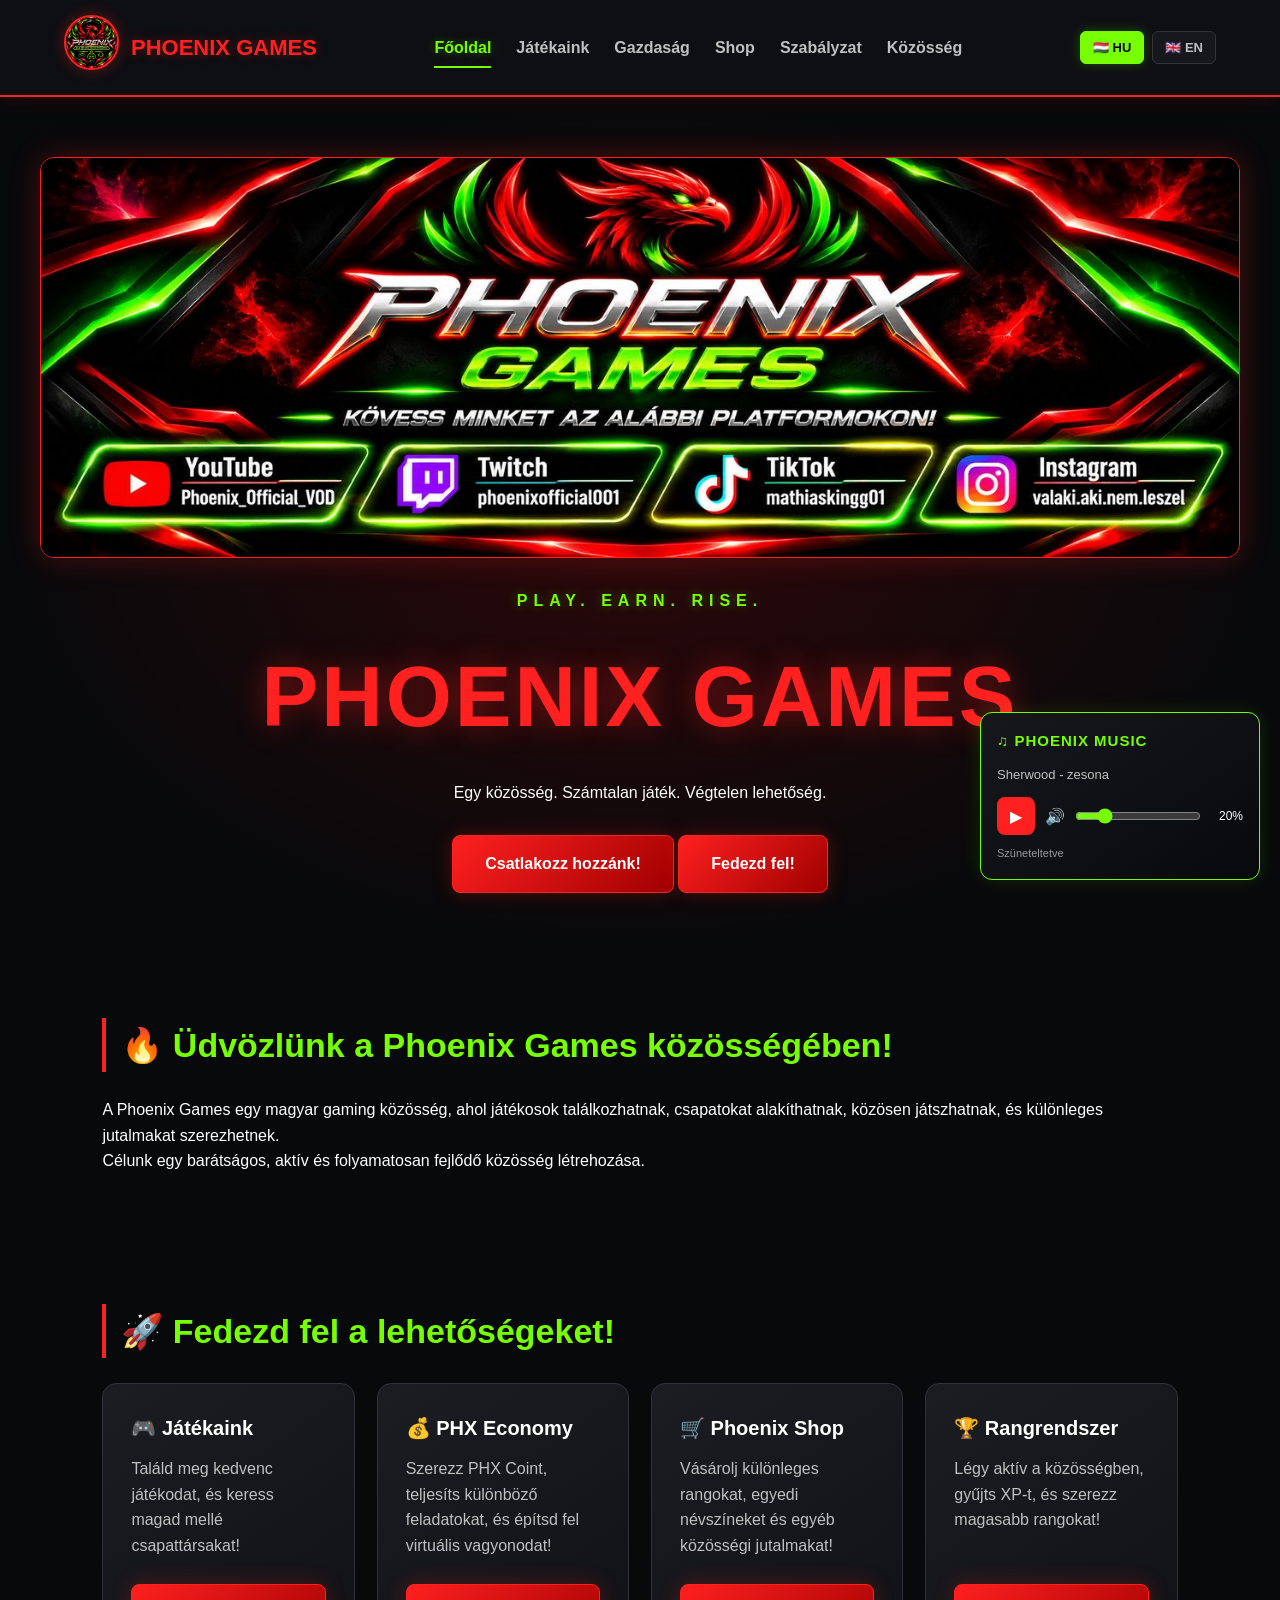
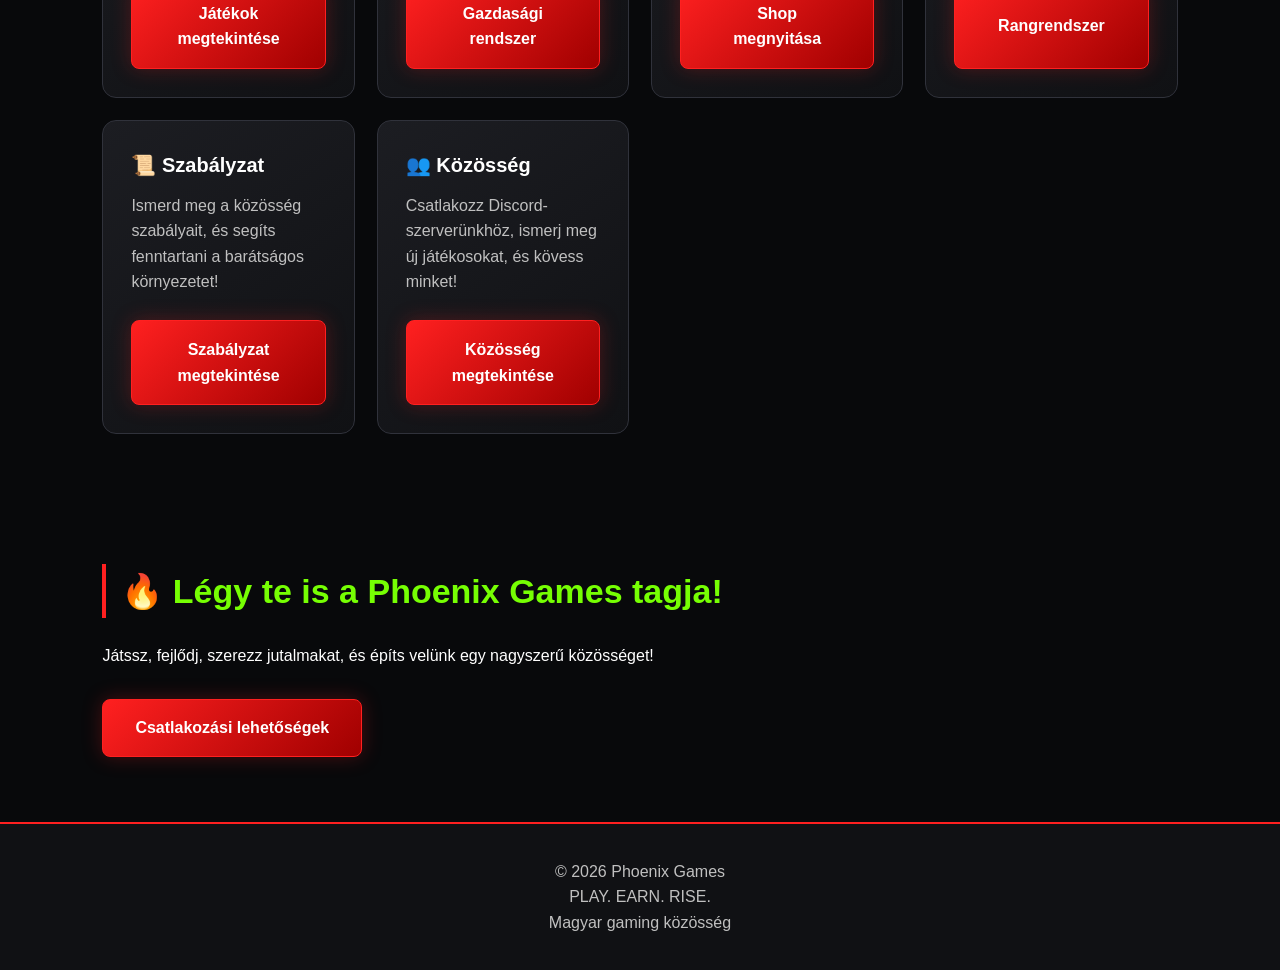
<file: index.html>
<!DOCTYPE html>
<html lang="hu">
<head>
    <meta charset="UTF-8">
    <meta name="viewport" content="width=device-width, initial-scale=1.0">

    <meta name="description" content="Phoenix Games - Magyar gaming közösség, közös játékok, PHX Economy és exkluzív jutalmak.">

    <meta name="theme-color" content="#08090b">

    <title>Phoenix Games | Főoldal</title>

    <link rel="stylesheet" href="style.css">
    <link rel="icon" type="image/png" href="logo.png">
</head>

<body>

    <!-- NAVIGÁCIÓ -->

    <header>

        <div class="logo">
            <a href="index.html">
                <img src="logo.png" alt="Phoenix Games" class="logo-img">
            </a>
            <span>PHOENIX GAMES</span>
        </div>

        <nav id="menu">

            <a href="index.html" data-lang="home" aria-current="page">Főoldal</a>
            <a href="games.html" data-lang="games">Játékaink</a>
            <a href="economy.html" data-lang="economy">Gazdaság</a>
            <a href="shop.html" data-lang="shop">Shop</a>
            <a href="rules.html" data-lang="rules">Szabályzat</a>
            <a href="community.html" data-lang="community">Közösség</a>

        </nav>

        <!-- NYELVVÁLTÓ -->

        <div class="language-switcher">

            <button type="button"
                    class="language-button active"
                    data-language="hu"
                    aria-label="Magyar"
                    aria-pressed="true">
                🇭🇺 HU
            </button>

            <button type="button"
                    class="language-button"
                    data-language="en"
                    aria-label="English"
                    aria-pressed="false">
                🇬🇧 EN
            </button>

        </div>

        <button id="menu-button"
                type="button"
                aria-label="Menü megnyitása"
                aria-controls="menu">
            ☰
        </button>

    </header>

    <main>

        <!-- FŐOLDAL -->

        <section class="hero" id="home">

            <img src="banner.jpg"
                 alt="Phoenix Games banner"
                 class="banner">

            <p class="subtitle">
                PLAY. EARN. RISE.
            </p>

            <h1>PHOENIX GAMES</h1>

            <p data-lang="hero_description">
                Egy közösség. Számtalan játék.
                Végtelen lehetőség.
            </p>

            <div class="hero-buttons">

                <a class="button"
                   href="https://discord.gg/WCxk4HY8d3"
                   target="_blank"
                   rel="noopener noreferrer"
                   data-lang="join">
                    Csatlakozz hozzánk!
                </a>

                <a class="button"
                   href="#discover"
                   data-lang="explore_short">
                    Fedezd fel!
                </a>

            </div>

        </section>

        <!-- BEMUTATKOZÁS -->

        <section id="about">

            <h2 data-lang="about_title">
                🔥 Üdvözlünk a Phoenix Games közösségében!
            </h2>

            <p data-lang="about_description">
                A Phoenix Games egy magyar gaming közösség,
                ahol játékosok találkozhatnak,
                csapatokat alakíthatnak, közösen játszhatnak,
                és különleges jutalmakat szerezhetnek.
            </p>

            <p data-lang="about_goal">
                Célunk egy barátságos, aktív és folyamatosan
                fejlődő közösség létrehozása.
            </p>

        </section>

        <!-- FELFEDEZÉS -->

        <section id="discover">

            <h2 data-lang="discover_title">
                🚀 Fedezd fel a lehetőségeket!
            </h2>

            <div class="cards">

                <article class="card">

                    <h3 data-lang="games_title">🎮 Játékaink</h3>

                    <p data-lang="games_description">
                        Találd meg kedvenc játékodat,
                        és keress magad mellé csapattársakat!
                    </p>

                    <a class="button"
                       href="games.html"
                       data-lang="view_games">
                        Játékok megtekintése
                    </a>

                </article>

                <article class="card">

                    <h3>💰 PHX Economy</h3>

                    <p data-lang="economy_description">
                        Szerezz PHX Coint, teljesíts
                        különböző feladatokat, és építsd
                        fel virtuális vagyonodat!
                    </p>

                    <a class="button"
                       href="economy.html"
                       data-lang="view_economy">
                        Gazdasági rendszer
                    </a>

                </article>

                <article class="card">

                    <h3>🛒 Phoenix Shop</h3>

                    <p data-lang="shop_description">
                        Vásárolj különleges rangokat,
                        egyedi névszíneket és egyéb
                        közösségi jutalmakat!
                    </p>

                    <a class="button"
                       href="shop.html"
                       data-lang="view_shop">
                        Shop megnyitása
                    </a>

                </article>

                <article class="card">

                    <h3 data-lang="ranks_title">🏆 Rangrendszer</h3>

                    <p data-lang="ranks_description">
                        Légy aktív a közösségben,
                        gyűjts XP-t, és szerezz
                        magasabb rangokat!
                    </p>

                    <a class="button"
                       href="community.html#ranks"
                       data-lang="view_ranks">
                        Rangrendszer
                    </a>

                </article>

                <article class="card">

                    <h3 data-lang="rules_title">📜 Szabályzat</h3>

                    <p data-lang="rules_description">
                        Ismerd meg a közösség szabályait,
                        és segíts fenntartani a barátságos
                        környezetet!
                    </p>

                    <a class="button"
                       href="rules.html"
                       data-lang="view_rules">
                        Szabályzat megtekintése
                    </a>

                </article>

                <article class="card">

                    <h3 data-lang="community_title">👥 Közösség</h3>

                    <p data-lang="community_description">
                        Csatlakozz Discord-szerverünkhöz,
                        ismerj meg új játékosokat,
                        és kövess minket!
                    </p>

                    <a class="button"
                       href="community.html"
                       data-lang="view_community">
                        Közösség megtekintése
                    </a>

                </article>

            </div>

        </section>

        <!-- CSATLAKOZÁS -->

        <section id="join">

            <h2 data-lang="join_title">
                🔥 Légy te is a Phoenix Games tagja!
            </h2>

            <p data-lang="join_description">
                Játssz, fejlődj, szerezz jutalmakat,
                és építs velünk egy nagyszerű közösséget!
            </p>

            <a class="button"
               href="community.html"
               data-lang="join_options">
                Csatlakozási lehetőségek
            </a>

        </section>

    </main>

    <!-- LÁBLÉC -->

    <footer>

        <p>© 2026 Phoenix Games</p>

        <p>PLAY. EARN. RISE.</p>

        <p data-lang="footer_description">
            Magyar gaming közösség
        </p>

    </footer>

    <script src="script.js"></script>
    <script src="language.js"></script>
    <script src="music.js"></script>

    <!-- FŐOLDALI KIEGÉSZÍTŐ FORDÍTÁSOK -->

    <script>

        Object.assign(translations.hu, {

            explore_short: "Fedezd fel!",

            about_title:
                "🔥 Üdvözlünk a Phoenix Games közösségében!",

            about_description:
                "A Phoenix Games egy magyar gaming közösség, ahol játékosok találkozhatnak, csapatokat alakíthatnak, közösen játszhatnak, és különleges jutalmakat szerezhetnek.",

            about_goal:
                "Célunk egy barátságos, aktív és folyamatosan fejlődő közösség létrehozása.",

            discover_title:
                "🚀 Fedezd fel a lehetőségeket!",

            games_title: "🎮 Játékaink",
            ranks_title: "🏆 Rangrendszer",
            rules_title: "📜 Szabályzat",
            community_title: "👥 Közösség",

            join_title:
                "🔥 Légy te is a Phoenix Games tagja!",

            join_description:
                "Játssz, fejlődj, szerezz jutalmakat, és építs velünk egy nagyszerű közösséget!",

            join_options: "Csatlakozási lehetőségek",

            footer_description: "Magyar gaming közösség"

        });

        Object.assign(translations.en, {

            explore_short: "Explore!",

            about_title:
                "🔥 Welcome to the Phoenix Games community!",

            about_description:
                "Phoenix Games is a Hungarian gaming community where players can meet, form teams, play together, and earn exclusive rewards.",

            about_goal:
                "Our goal is to build a friendly, active, and constantly growing community.",

            discover_title:
                "🚀 Explore the possibilities!",

            games_title: "🎮 Games",
            ranks_title: "🏆 Ranking System",
            rules_title: "📜 Rules",
            community_title: "👥 Community",

            join_title:
                "🔥 Become a member of Phoenix Games!",

            join_description:
                "Play, improve, earn rewards, and build an amazing community with us!",

            join_options: "How to Join",

            footer_description: "Hungarian gaming community"

        });

        function updatePageTitle() {
            document.title = document.documentElement.lang === "en"
                ? "Phoenix Games | Home"
                : "Phoenix Games | Főoldal";
        }

        document.addEventListener("DOMContentLoaded", () => {

            updatePageTitle();

            document.querySelectorAll("[data-language]").forEach(button => {
                button.addEventListener("click", updatePageTitle);
            });

        });

    </script>

</body>
</html>
</file>
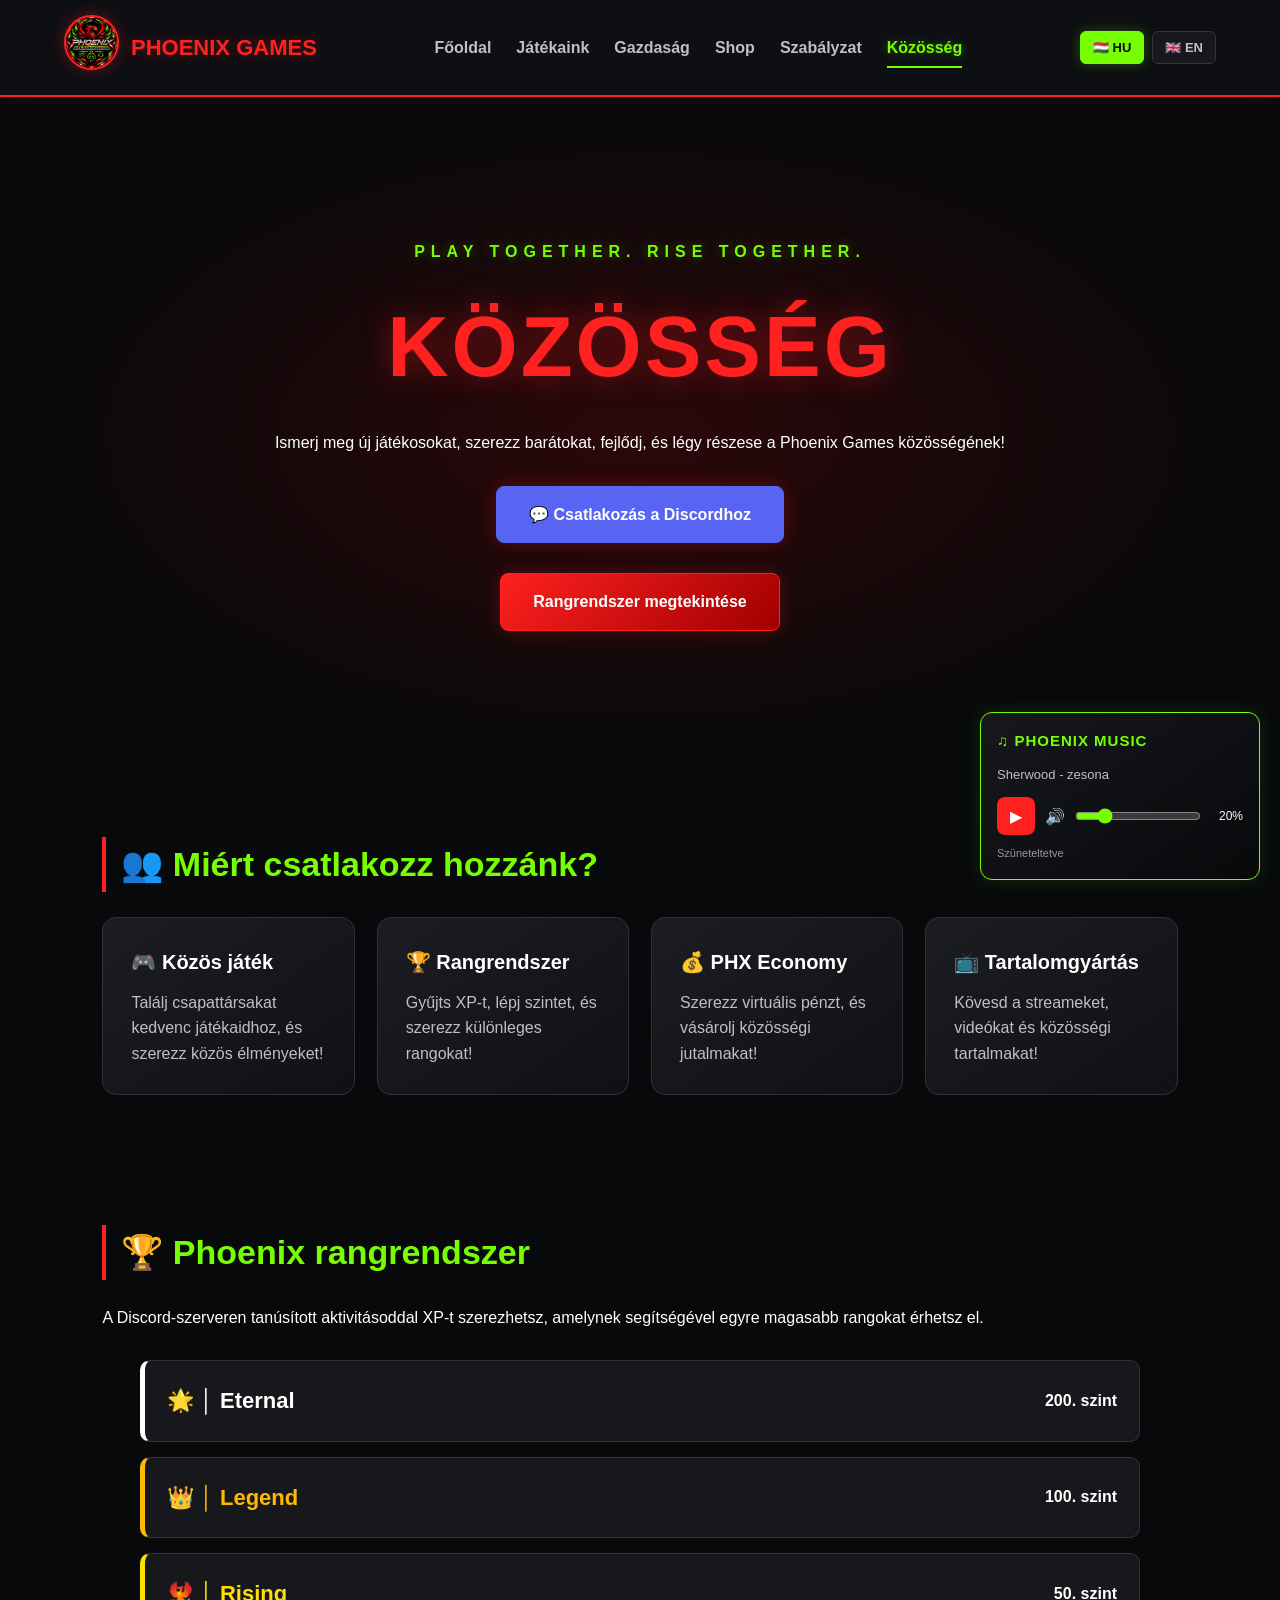
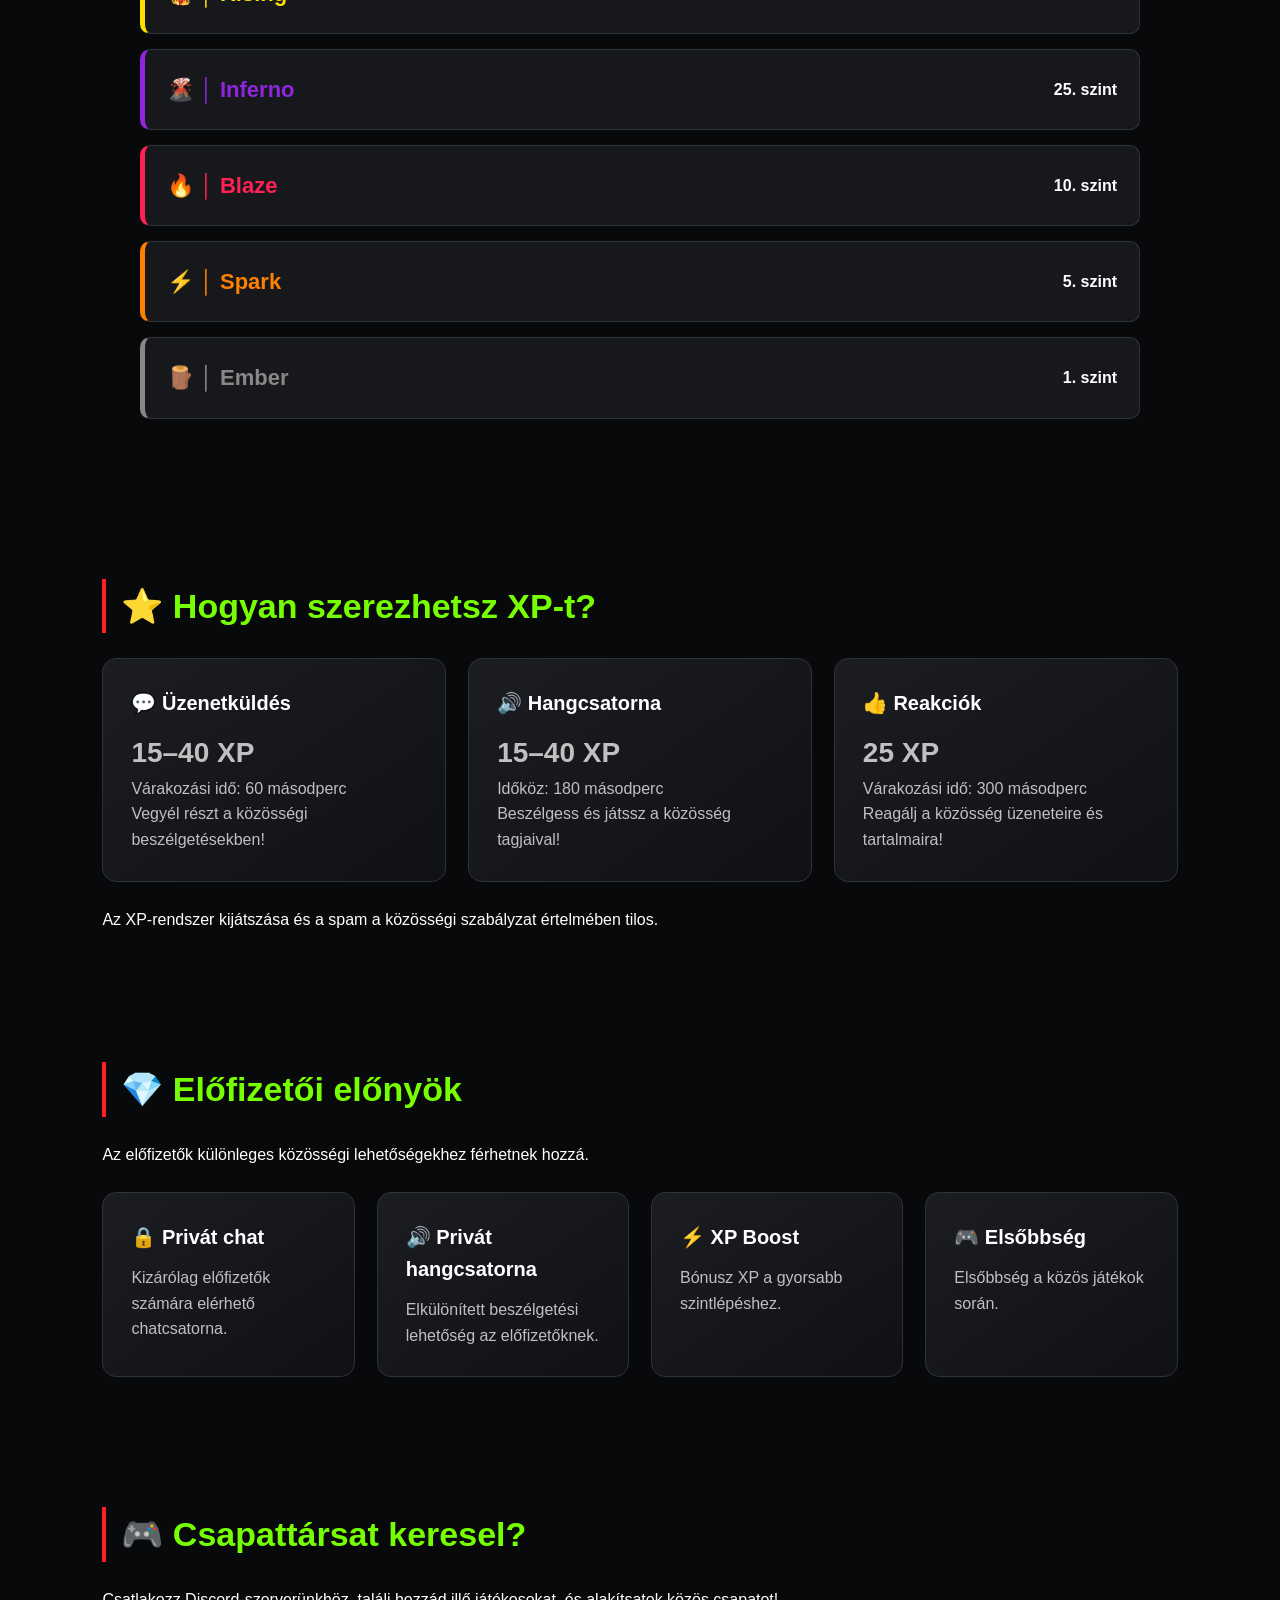
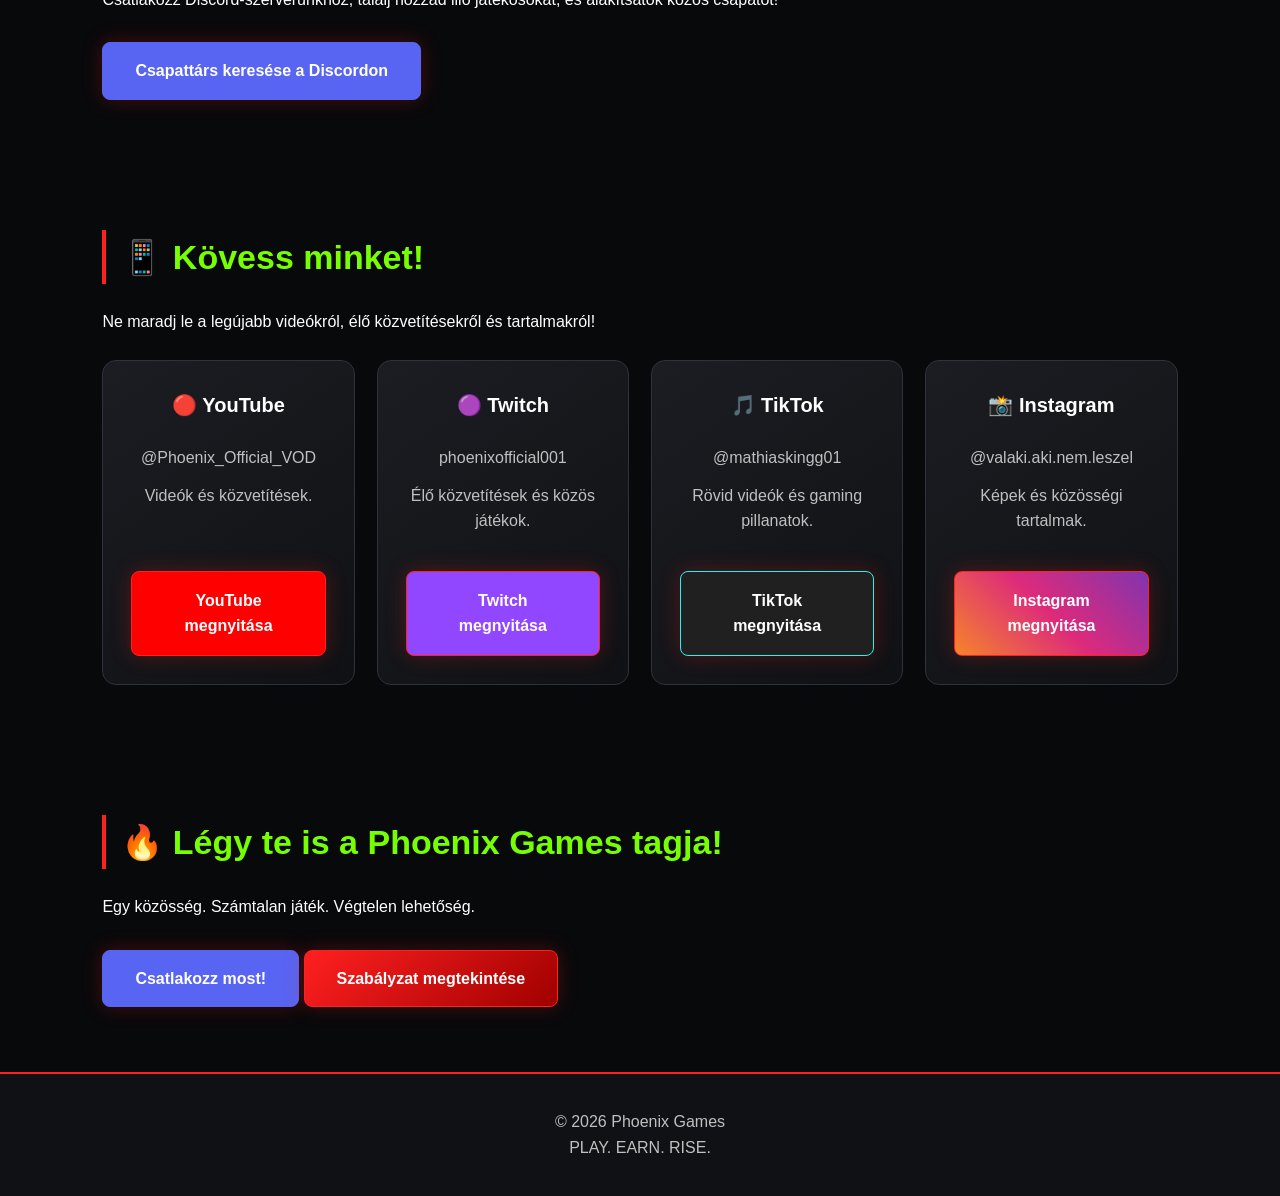
<file: community.html>
<!DOCTYPE html>
<html lang="hu">
<head>
    <meta charset="UTF-8">
    <meta name="viewport" content="width=device-width, initial-scale=1.0">

    <title>Phoenix Games | Közösség</title>

    <link rel="stylesheet" href="style.css">
    <link rel="icon" type="image/png" href="logo.png">

    <style>
        .rank-list {
            max-width: 1000px;
            margin: 30px auto;
        }

        .rank-item {
            display: flex;
            justify-content: space-between;
            align-items: center;
            background: #17181c;
            border: 1px solid #30323b;
            border-left: 5px solid var(--rank-color);
            border-radius: 10px;
            padding: 22px;
            margin-bottom: 15px;
            transition: 0.3s;
        }

        .rank-item:hover {
            border-color: var(--rank-color);
            transform: translateX(5px);
        }

        .rank-name {
            color: var(--rank-color);
            font-size: 22px;
            font-weight: bold;
        }

        .rank-level {
            color: white;
            font-weight: bold;
        }

        .discord-button {
            background: #5865F2;
            border: 1px solid #5865F2;
        }

        .discord-button:hover {
            background: #4752C4;
        }

        .social-card {
            display: flex;
            flex-direction: column;
            align-items: center;
            text-align: center;
            gap: 12px;
        }

        .social-card .button {
            width: 100%;
            margin-top: auto;
        }

        .youtube {
            background: #FF0000;
        }

        .twitch {
            background: #9146FF;
        }

        .tiktok {
            background: #202020;
            border: 1px solid #25F4EE;
        }

        .instagram {
            background: linear-gradient(
                45deg,
                #F58529,
                #DD2A7B,
                #8134AF
            );
        }

        .xp-value {
            font-size: 28px;
            font-weight: bold;
            color: #76ff03;
        }

        @media (max-width: 768px) {
            .rank-item {
                padding: 16px;
            }

            .rank-name {
                font-size: 18px;
            }
        }
    </style>

</head>

<body>

    <!-- NAVIGÁCIÓ -->

    <header>

        <div class="logo">
            <a href="index.html">
                <img src="logo.png" alt="Phoenix Games" class="logo-img">
            </a>
            <span>PHOENIX GAMES</span>
        </div>

        <nav id="menu">

            <a href="index.html" data-lang="home">Főoldal</a>
            <a href="games.html" data-lang="games">Játékaink</a>
            <a href="economy.html" data-lang="economy">Gazdaság</a>
            <a href="shop.html" data-lang="shop">Shop</a>
            <a href="rules.html" data-lang="rules">Szabályzat</a>
            <a href="community.html" data-lang="community" aria-current="page">Közösség</a>

        </nav>

        <!-- NYELVVÁLTÓ -->

        <div class="language-switcher">

            <button type="button"
                    class="language-button active"
                    data-language="hu"
                    aria-label="Magyar"
                    aria-pressed="true">
                🇭🇺 HU
            </button>

            <button type="button"
                    class="language-button"
                    data-language="en"
                    aria-label="English"
                    aria-pressed="false">
                🇬🇧 EN
            </button>

        </div>

        <button id="menu-button"
                type="button"
                aria-label="Menü megnyitása"
                aria-controls="menu">
            ☰
        </button>

    </header>

    <main>

        <!-- KÖZÖSSÉGI FŐOLDAL -->

        <section class="hero">

            <p class="subtitle">PLAY TOGETHER. RISE TOGETHER.</p>

            <h1 data-lang="community_title">KÖZÖSSÉG</h1>

            <p data-lang="community_hero">
                Ismerj meg új játékosokat,
                szerezz barátokat, fejlődj,
                és légy részese a Phoenix Games közösségének!
            </p>

            <a class="button discord-button"
               href="https://discord.gg/WCxk4HY8d3"
               target="_blank"
               rel="noopener noreferrer"
               data-lang="join_discord">

                💬 Csatlakozás a Discordhoz

            </a>

            <a class="button"
               href="#ranks"
               data-lang="view_rank_system">
                Rangrendszer megtekintése
            </a>

        </section>

        <!-- KÖZÖSSÉGI LEHETŐSÉGEK -->

        <section id="community">

            <h2 data-lang="why_join_title">
                👥 Miért csatlakozz hozzánk?
            </h2>

            <div class="cards">

                <article class="card">

                    <h3 data-lang="play_together_title">
                        🎮 Közös játék
                    </h3>

                    <p data-lang="play_together_description">
                        Találj csapattársakat kedvenc
                        játékaidhoz, és szerezz közös élményeket!
                    </p>

                </article>

                <article class="card">

                    <h3 data-lang="ranking_title">
                        🏆 Rangrendszer
                    </h3>

                    <p data-lang="ranking_description">
                        Gyűjts XP-t, lépj szintet,
                        és szerezz különleges rangokat!
                    </p>

                </article>

                <article class="card">

                    <h3>💰 PHX Economy</h3>

                    <p data-lang="community_economy_description">
                        Szerezz virtuális pénzt,
                        és vásárolj közösségi jutalmakat!
                    </p>

                </article>

                <article class="card">

                    <h3 data-lang="content_title">
                        📺 Tartalomgyártás
                    </h3>

                    <p data-lang="content_description">
                        Kövesd a streameket,
                        videókat és közösségi tartalmakat!
                    </p>

                </article>

            </div>

        </section>

        <!-- RANGRENDSZER -->

        <section id="ranks">

            <h2 data-lang="phoenix_ranks_title">
                🏆 Phoenix rangrendszer
            </h2>

            <p data-lang="phoenix_ranks_description">
                A Discord-szerveren tanúsított aktivitásoddal
                XP-t szerezhetsz, amelynek segítségével
                egyre magasabb rangokat érhetsz el.
            </p>

            <div class="rank-list">

                <div class="rank-item"
                     style="--rank-color: #FFFFFF;">

                    <span class="rank-name">🌟 │ Eternal</span>

                    <span class="rank-level" data-lang="level_200">
                        200. szint
                    </span>

                </div>

                <div class="rank-item"
                     style="--rank-color: #FFB900;">

                    <span class="rank-name">👑 │ Legend</span>

                    <span class="rank-level" data-lang="level_100">
                        100. szint
                    </span>

                </div>

                <div class="rank-item"
                     style="--rank-color: #FFDF00;">

                    <span class="rank-name">🐦‍🔥 │ Rising</span>

                    <span class="rank-level" data-lang="level_50">
                        50. szint
                    </span>

                </div>

                <div class="rank-item"
                     style="--rank-color: #9025DF;">

                    <span class="rank-name">🌋 │ Inferno</span>

                    <span class="rank-level" data-lang="level_25">
                        25. szint
                    </span>

                </div>

                <div class="rank-item"
                     style="--rank-color: #FF2055;">

                    <span class="rank-name">🔥 │ Blaze</span>

                    <span class="rank-level" data-lang="level_10">
                        10. szint
                    </span>

                </div>

                <div class="rank-item"
                     style="--rank-color: #FF8000;">

                    <span class="rank-name">⚡ │ Spark</span>

                    <span class="rank-level" data-lang="level_5">
                        5. szint
                    </span>

                </div>

                <div class="rank-item"
                     style="--rank-color: #888888;">

                    <span class="rank-name">🪵 │ Ember</span>

                    <span class="rank-level" data-lang="level_1">
                        1. szint
                    </span>

                </div>

            </div>

        </section>

        <!-- XP RENDSZER -->

        <section id="xp">

            <h2 data-lang="xp_title">
                ⭐ Hogyan szerezhetsz XP-t?
            </h2>

            <div class="cards">

                <article class="card">

                    <h3 data-lang="message_title">
                        💬 Üzenetküldés
                    </h3>

                    <p class="xp-value">15–40 XP</p>

                    <p data-lang="message_cooldown">
                        Várakozási idő: 60 másodperc
                    </p>

                    <p data-lang="message_description">
                        Vegyél részt a közösségi
                        beszélgetésekben!
                    </p>

                </article>

                <article class="card">

                    <h3 data-lang="voice_title">
                        🔊 Hangcsatorna
                    </h3>

                    <p class="xp-value">15–40 XP</p>

                    <p data-lang="voice_interval">
                        Időköz: 180 másodperc
                    </p>

                    <p data-lang="voice_description">
                        Beszélgess és játssz
                        a közösség tagjaival!
                    </p>

                </article>

                <article class="card">

                    <h3 data-lang="reaction_title">
                        👍 Reakciók
                    </h3>

                    <p class="xp-value">25 XP</p>

                    <p data-lang="reaction_cooldown">
                        Várakozási idő: 300 másodperc
                    </p>

                    <p data-lang="reaction_description">
                        Reagálj a közösség
                        üzeneteire és tartalmaira!
                    </p>

                </article>

            </div>

            <p style="margin-top: 25px;"
               data-lang="xp_warning">

                Az XP-rendszer kijátszása és a spam
                a közösségi szabályzat értelmében tilos.

            </p>

        </section>

        <!-- ELŐFIZETŐI ELŐNYÖK -->

        <section id="subscribers">

            <h2 data-lang="subscribers_title">
                💎 Előfizetői előnyök
            </h2>

            <p data-lang="subscribers_description">
                Az előfizetők különleges közösségi
                lehetőségekhez férhetnek hozzá.
            </p>

            <div class="cards">

                <article class="card">

                    <h3 data-lang="private_chat_title">
                        🔒 Privát chat
                    </h3>

                    <p data-lang="private_chat_description">
                        Kizárólag előfizetők számára
                        elérhető chatcsatorna.
                    </p>

                </article>

                <article class="card">

                    <h3 data-lang="private_voice_title">
                        🔊 Privát hangcsatorna
                    </h3>

                    <p data-lang="private_voice_description">
                        Elkülönített beszélgetési
                        lehetőség az előfizetőknek.
                    </p>

                </article>

                <article class="card">

                    <h3>⚡ XP Boost</h3>

                    <p data-lang="xp_boost_description">
                        Bónusz XP a gyorsabb szintlépéshez.
                    </p>

                </article>

                <article class="card">

                    <h3 data-lang="priority_title">
                        🎮 Elsőbbség
                    </h3>

                    <p data-lang="priority_description">
                        Elsőbbség a közös játékok során.
                    </p>

                </article>

            </div>

        </section>

        <!-- CSAPATKERESÉS -->

        <section id="team">

            <h2 data-lang="team_title">
                🎮 Csapattársat keresel?
            </h2>

            <p data-lang="team_description">
                Csatlakozz Discord-szerverünkhöz,
                találj hozzád illő játékosokat,
                és alakítsatok közös csapatot!
            </p>

            <a class="button discord-button"
               href="https://discord.gg/WCxk4HY8d3"
               target="_blank"
               rel="noopener noreferrer"
               data-lang="find_teammates">

                Csapattárs keresése a Discordon

            </a>

        </section>

        <!-- KÖZÖSSÉGI MÉDIA -->

        <section id="socials">

            <h2 data-lang="socials_title">
                📱 Kövess minket!
            </h2>

            <p data-lang="socials_description">
                Ne maradj le a legújabb videókról,
                élő közvetítésekről és tartalmakról!
            </p>

            <div class="cards">

                <!-- YOUTUBE -->

                <article class="card social-card">

                    <h3>🔴 YouTube</h3>

                    <p>@Phoenix_Official_VOD</p>

                    <p data-lang="youtube_description">
                        Videók és közvetítések.
                    </p>

                    <a class="button youtube"
                       href="https://www.youtube.com/@Phoenix_Official_VOD"
                       target="_blank"
                       rel="noopener noreferrer"
                       data-lang="open_youtube">

                        YouTube megnyitása

                    </a>

                </article>

                <!-- TWITCH -->

                <article class="card social-card">

                    <h3>🟣 Twitch</h3>

                    <p>phoenixofficial001</p>

                    <p data-lang="twitch_description">
                        Élő közvetítések és közös játékok.
                    </p>

                    <a class="button twitch"
                       href="https://www.twitch.tv/phoenixofficial001"
                       target="_blank"
                       rel="noopener noreferrer"
                       data-lang="open_twitch">

                        Twitch megnyitása

                    </a>

                </article>

                <!-- TIKTOK -->

                <article class="card social-card">

                    <h3>🎵 TikTok</h3>

                    <p>@mathiaskingg01</p>

                    <p data-lang="tiktok_description">
                        Rövid videók és gaming pillanatok.
                    </p>

                    <a class="button tiktok"
                       href="https://www.tiktok.com/@mathiaskingg01"
                       target="_blank"
                       rel="noopener noreferrer"
                       data-lang="open_tiktok">

                        TikTok megnyitása

                    </a>

                </article>

                <!-- INSTAGRAM -->

                <article class="card social-card">

                    <h3>📸 Instagram</h3>

                    <p>@valaki.aki.nem.leszel</p>

                    <p data-lang="instagram_description">
                        Képek és közösségi tartalmak.
                    </p>

                    <a class="button instagram"
                       href="https://www.instagram.com/valaki.aki.nem.leszel/?hl=hu"
                       target="_blank"
                       rel="noopener noreferrer"
                       data-lang="open_instagram">

                        Instagram megnyitása

                    </a>

                </article>

            </div>

        </section>

        <!-- DISCORD CSATLAKOZÁS -->

        <section id="join">

            <h2 data-lang="join_community_title">
                🔥 Légy te is a Phoenix Games tagja!
            </h2>

            <p data-lang="hero_description">
                Egy közösség. Számtalan játék.
                Végtelen lehetőség.
            </p>

            <a class="button discord-button"
               href="https://discord.gg/WCxk4HY8d3"
               target="_blank"
               rel="noopener noreferrer"
               data-lang="join_now">

                Csatlakozz most!

            </a>

            <a class="button"
               href="rules.html"
               data-lang="view_rules">

                Szabályzat megtekintése

            </a>

        </section>

    </main>

    <!-- LÁBLÉC -->

    <footer>

        <p>© 2026 Phoenix Games</p>

        <p>PLAY. EARN. RISE.</p>

    </footer>

    <script src="script.js"></script>
    <script src="language.js"></script>
    <script src="music.js"></script>

    <!-- MAGYAR ÉS ANGOL FORDÍTÁSOK -->

    <script>

        Object.assign(translations.hu, {

            community_title: "KÖZÖSSÉG",

            community_hero:
                "Ismerj meg új játékosokat, szerezz barátokat, fejlődj, és légy részese a Phoenix Games közösségének!",

            join_discord:
                "💬 Csatlakozás a Discordhoz",

            view_rank_system:
                "Rangrendszer megtekintése",

            why_join_title:
                "👥 Miért csatlakozz hozzánk?",

            play_together_title:
                "🎮 Közös játék",

            play_together_description:
                "Találj csapattársakat kedvenc játékaidhoz, és szerezz közös élményeket!",

            ranking_title:
                "🏆 Rangrendszer",

            ranking_description:
                "Gyűjts XP-t, lépj szintet, és szerezz különleges rangokat!",

            community_economy_description:
                "Szerezz virtuális pénzt, és vásárolj közösségi jutalmakat!",

            content_title:
                "📺 Tartalomgyártás",

            content_description:
                "Kövesd a streameket, videókat és közösségi tartalmakat!",

            phoenix_ranks_title:
                "🏆 Phoenix rangrendszer",

            phoenix_ranks_description:
                "A Discord-szerveren tanúsított aktivitásoddal XP-t szerezhetsz, amelynek segítségével egyre magasabb rangokat érhetsz el.",

            level_200: "200. szint",

            level_100: "100. szint",

            level_50: "50. szint",

            level_25: "25. szint",

            level_10: "10. szint",

            level_5: "5. szint",

            level_1: "1. szint",

            xp_title:
                "⭐ Hogyan szerezhetsz XP-t?",

            message_title:
                "💬 Üzenetküldés",

            message_cooldown:
                "Várakozási idő: 60 másodperc",

            message_description:
                "Vegyél részt a közösségi beszélgetésekben!",

            voice_title:
                "🔊 Hangcsatorna",

            voice_interval:
                "Időköz: 180 másodperc",

            voice_description:
                "Beszélgess és játssz a közösség tagjaival!",

            reaction_title:
                "👍 Reakciók",

            reaction_cooldown:
                "Várakozási idő: 300 másodperc",

            reaction_description:
                "Reagálj a közösség üzeneteire és tartalmaira!",

            xp_warning:
                "Az XP-rendszer kijátszása és a spam a közösségi szabályzat értelmében tilos.",

            subscribers_title:
                "💎 Előfizetői előnyök",

            subscribers_description:
                "Az előfizetők különleges közösségi lehetőségekhez férhetnek hozzá.",

            private_chat_title:
                "🔒 Privát chat",

            private_chat_description:
                "Kizárólag előfizetők számára elérhető chatcsatorna.",

            private_voice_title:
                "🔊 Privát hangcsatorna",

            private_voice_description:
                "Elkülönített beszélgetési lehetőség az előfizetőknek.",

            xp_boost_description:
                "Bónusz XP a gyorsabb szintlépéshez.",

            priority_title:
                "🎮 Elsőbbség",

            priority_description:
                "Elsőbbség a közös játékok során.",

            team_title:
                "🎮 Csapattársat keresel?",

            team_description:
                "Csatlakozz Discord-szerverünkhöz, találj hozzád illő játékosokat, és alakítsatok közös csapatot!",

            find_teammates:
                "Csapattárs keresése a Discordon",

            socials_title:
                "📱 Kövess minket!",

            socials_description:
                "Ne maradj le a legújabb videókról, élő közvetítésekről és tartalmakról!",

            youtube_description:
                "Videók és közvetítések.",

            open_youtube:
                "YouTube megnyitása",

            twitch_description:
                "Élő közvetítések és közös játékok.",

            open_twitch:
                "Twitch megnyitása",

            tiktok_description:
                "Rövid videók és gaming pillanatok.",

            open_tiktok:
                "TikTok megnyitása",

            instagram_description:
                "Képek és közösségi tartalmak.",

            open_instagram:
                "Instagram megnyitása",

            join_community_title:
                "🔥 Légy te is a Phoenix Games tagja!",

            join_now:
                "Csatlakozz most!"

        });

        Object.assign(translations.en, {

            community_title: "COMMUNITY",

            community_hero:
                "Meet new players, make friends, improve your skills, and become part of the Phoenix Games community!",

            join_discord:
                "💬 Join Discord",

            view_rank_system:
                "View Ranking System",

            why_join_title:
                "👥 Why Join Us?",

            play_together_title:
                "🎮 Play Together",

            play_together_description:
                "Find teammates for your favorite games and create memorable experiences together!",

            ranking_title:
                "🏆 Ranking System",

            ranking_description:
                "Earn XP, level up, and unlock exclusive ranks!",

            community_economy_description:
                "Earn virtual money and purchase community rewards!",

            content_title:
                "📺 Content Creation",

            content_description:
                "Follow our streams, videos, and community content!",

            phoenix_ranks_title:
                "🏆 Phoenix Ranking System",

            phoenix_ranks_description:
                "Stay active on our Discord server to earn XP and unlock increasingly higher ranks.",

            level_200: "Level 200",

            level_100: "Level 100",

            level_50: "Level 50",

            level_25: "Level 25",

            level_10: "Level 10",

            level_5: "Level 5",

            level_1: "Level 1",

            xp_title:
                "⭐ How Can You Earn XP?",

            message_title:
                "💬 Sending Messages",

            message_cooldown:
                "Cooldown: 60 seconds",

            message_description:
                "Participate in community conversations!",

            voice_title:
                "🔊 Voice Channels",

            voice_interval:
                "Interval: 180 seconds",

            voice_description:
                "Chat and play games with community members!",

            reaction_title:
                "👍 Reactions",

            reaction_cooldown:
                "Cooldown: 300 seconds",

            reaction_description:
                "React to community messages and content!",

            xp_warning:
                "Exploiting the XP system and spamming are prohibited under the community rules.",

            subscribers_title:
                "💎 Subscriber Benefits",

            subscribers_description:
                "Subscribers gain access to exclusive community features.",

            private_chat_title:
                "🔒 Private Chat",

            private_chat_description:
                "An exclusive text channel available only to subscribers.",

            private_voice_title:
                "🔊 Private Voice Channel",

            private_voice_description:
                "A dedicated voice channel for subscribers.",

            xp_boost_description:
                "Bonus XP to help you level up faster.",

            priority_title:
                "🎮 Priority Access",

            priority_description:
                "Priority when joining community gaming sessions.",

            team_title:
                "🎮 Looking for Teammates?",

            team_description:
                "Join our Discord server, meet like-minded players, and build your own team!",

            find_teammates:
                "Find Teammates on Discord",

            socials_title:
                "📱 Follow Us!",

            socials_description:
                "Don't miss our latest videos, live streams, and content!",

            youtube_description:
                "Videos and streams.",

            open_youtube:
                "Open YouTube",

            twitch_description:
                "Live streams and community gaming sessions.",

            open_twitch:
                "Open Twitch",

            tiktok_description:
                "Short videos and gaming highlights.",

            open_tiktok:
                "Open TikTok",

            instagram_description:
                "Photos and community content.",

            open_instagram:
                "Open Instagram",

            join_community_title:
                "🔥 Become a Member of Phoenix Games!",

            join_now:
                "Join Now!"

        });

        function updatePageTitle() {

            document.title = document.documentElement.lang === "en"
                ? "Phoenix Games | Community"
                : "Phoenix Games | Közösség";

        }

        document.addEventListener("DOMContentLoaded", () => {

            updatePageTitle();

            document.querySelectorAll("[data-language]").forEach(button => {

                button.addEventListener("click", updatePageTitle);

            });

        });

    </script>

</body>
</html>
</file>
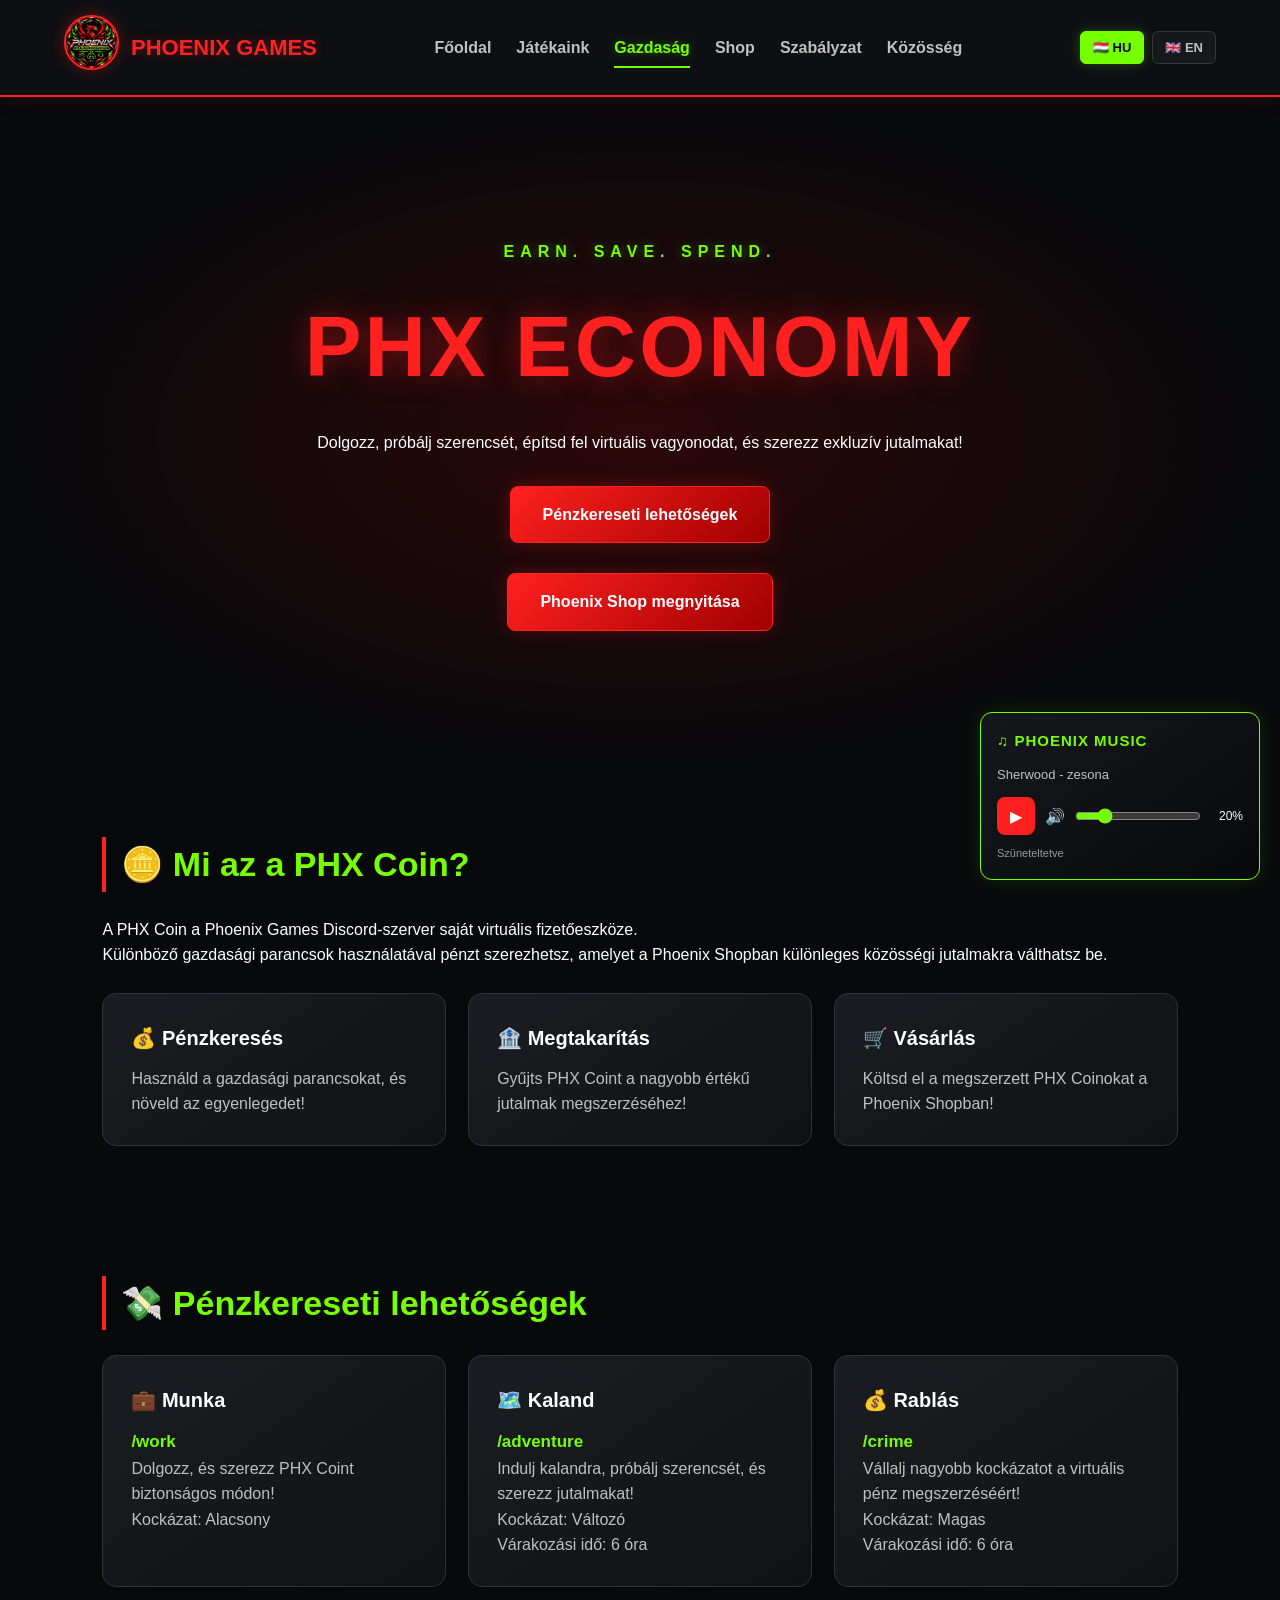
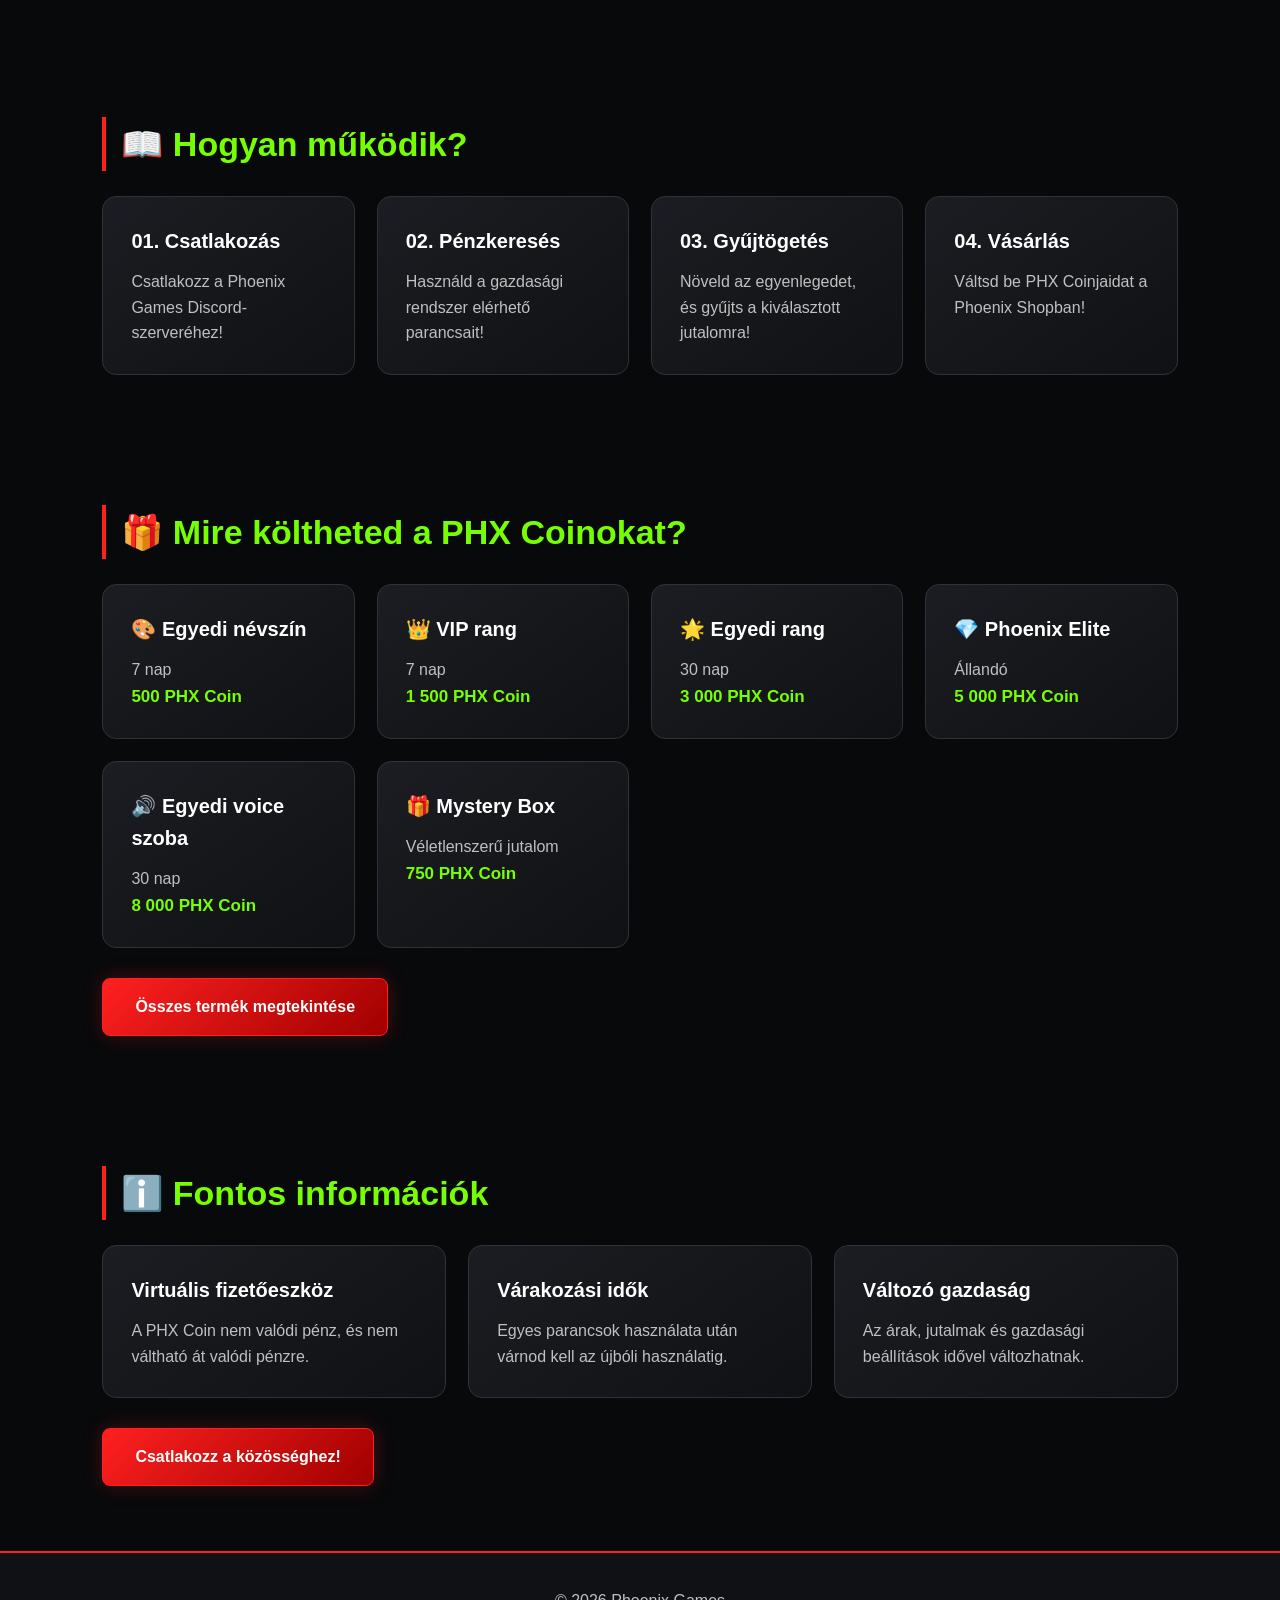
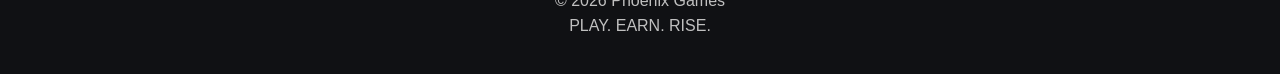
<file: economy.html>
<!DOCTYPE html>
<html lang="hu">
<head>
    <meta charset="UTF-8">
    <meta name="viewport" content="width=device-width, initial-scale=1.0">

    <title>Phoenix Games | PHX Economy</title>

    <link rel="stylesheet" href="style.css">
    <link rel="icon" type="image/png" href="logo.png">
</head>

<body>

    <!-- NAVIGÁCIÓ -->

    <header>

        <div class="logo">
            <a href="index.html">
                <img src="logo.png" alt="Phoenix Games" class="logo-img">
            </a>
            <span>PHOENIX GAMES</span>
        </div>

        <nav id="menu">

            <a href="index.html" data-lang="home">Főoldal</a>
            <a href="games.html" data-lang="games">Játékaink</a>
            <a href="economy.html" data-lang="economy" aria-current="page">Gazdaság</a>
            <a href="shop.html" data-lang="shop">Shop</a>
            <a href="rules.html" data-lang="rules">Szabályzat</a>
            <a href="community.html" data-lang="community">Közösség</a>

        </nav>

        <!-- NYELVVÁLTÓ -->

        <div class="language-switcher">

            <button type="button"
                    class="language-button active"
                    data-language="hu"
                    aria-label="Magyar"
                    aria-pressed="true">
                🇭🇺 HU
            </button>

            <button type="button"
                    class="language-button"
                    data-language="en"
                    aria-label="English"
                    aria-pressed="false">
                🇬🇧 EN
            </button>

        </div>

        <button id="menu-button"
                type="button"
                aria-label="Menü megnyitása"
                aria-controls="menu">
            ☰
        </button>

    </header>

    <main>

        <!-- GAZDASÁGI FŐOLDAL -->

        <section class="hero">

            <p class="subtitle">EARN. SAVE. SPEND.</p>

            <h1>PHX ECONOMY</h1>

            <p data-lang="economy_hero">
                Dolgozz, próbálj szerencsét,
                építsd fel virtuális vagyonodat,
                és szerezz exkluzív jutalmakat!
            </p>

            <a class="button"
               href="#commands"
               data-lang="earning_methods">
                Pénzkereseti lehetőségek
            </a>

            <a class="button"
               href="shop.html"
               data-lang="open_phoenix_shop">
                Phoenix Shop megnyitása
            </a>

        </section>

        <!-- PHX COIN -->

        <section id="currency">

            <h2 data-lang="currency_title">
                🪙 Mi az a PHX Coin?
            </h2>

            <p data-lang="currency_description">
                A PHX Coin a Phoenix Games Discord-szerver
                saját virtuális fizetőeszköze.
            </p>

            <p data-lang="currency_usage">
                Különböző gazdasági parancsok használatával
                pénzt szerezhetsz, amelyet a Phoenix Shopban
                különleges közösségi jutalmakra válthatsz be.
            </p>

            <div class="cards">

                <article class="card">

                    <h3 data-lang="earn_title">
                        💰 Pénzkeresés
                    </h3>

                    <p data-lang="earn_description">
                        Használd a gazdasági parancsokat,
                        és növeld az egyenlegedet!
                    </p>

                </article>

                <article class="card">

                    <h3 data-lang="save_title">
                        🏦 Megtakarítás
                    </h3>

                    <p data-lang="save_description">
                        Gyűjts PHX Coint a nagyobb
                        értékű jutalmak megszerzéséhez!
                    </p>

                </article>

                <article class="card">

                    <h3 data-lang="spend_title">
                        🛒 Vásárlás
                    </h3>

                    <p data-lang="spend_description">
                        Költsd el a megszerzett PHX Coinokat
                        a Phoenix Shopban!
                    </p>

                </article>

            </div>

        </section>

        <!-- PÉNZKERESETI LEHETŐSÉGEK -->

        <section id="commands">

            <h2 data-lang="commands_title">
                💸 Pénzkereseti lehetőségek
            </h2>

            <div class="cards">

                <article class="card">

                    <h3 data-lang="work_title">💼 Munka</h3>

                    <p><strong>/work</strong></p>

                    <p data-lang="work_description">
                        Dolgozz, és szerezz PHX Coint
                        biztonságos módon!
                    </p>

                    <p data-lang="risk_low">
                        Kockázat: Alacsony
                    </p>

                </article>

                <article class="card">

                    <h3 data-lang="adventure_title">🗺️ Kaland</h3>

                    <p><strong>/adventure</strong></p>

                    <p data-lang="adventure_description">
                        Indulj kalandra, próbálj szerencsét,
                        és szerezz jutalmakat!
                    </p>

                    <p data-lang="risk_variable">
                        Kockázat: Változó
                    </p>

                    <p data-lang="cooldown_6">
                        Várakozási idő: 6 óra
                    </p>

                </article>

                <article class="card">

                    <h3 data-lang="crime_title">💰 Rablás</h3>

                    <p><strong>/crime</strong></p>

                    <p data-lang="crime_description">
                        Vállalj nagyobb kockázatot
                        a virtuális pénz megszerzéséért!
                    </p>

                    <p data-lang="risk_high">
                        Kockázat: Magas
                    </p>

                    <p data-lang="cooldown_6">
                        Várakozási idő: 6 óra
                    </p>

                </article>

            </div>

        </section>

        <!-- HASZNÁLATI ÚTMUTATÓ -->

        <section id="guide">

            <h2 data-lang="guide_title">
                📖 Hogyan működik?
            </h2>

            <div class="cards">

                <article class="card">

                    <h3 data-lang="step_1_title">
                        01. Csatlakozás
                    </h3>

                    <p data-lang="step_1_description">
                        Csatlakozz a Phoenix Games
                        Discord-szerveréhez!
                    </p>

                </article>

                <article class="card">

                    <h3 data-lang="step_2_title">
                        02. Pénzkeresés
                    </h3>

                    <p data-lang="step_2_description">
                        Használd a gazdasági rendszer
                        elérhető parancsait!
                    </p>

                </article>

                <article class="card">

                    <h3 data-lang="step_3_title">
                        03. Gyűjtögetés
                    </h3>

                    <p data-lang="step_3_description">
                        Növeld az egyenlegedet,
                        és gyűjts a kiválasztott jutalomra!
                    </p>

                </article>

                <article class="card">

                    <h3 data-lang="step_4_title">
                        04. Vásárlás
                    </h3>

                    <p data-lang="step_4_description">
                        Váltsd be PHX Coinjaidat
                        a Phoenix Shopban!
                    </p>

                </article>

            </div>

        </section>

        <!-- ELÉRHETŐ JUTALMAK -->

        <section id="rewards">

            <h2 data-lang="rewards_title">
                🎁 Mire költheted a PHX Coinokat?
            </h2>

            <div class="cards">

                <article class="card">

                    <h3 data-lang="custom_color">
                        🎨 Egyedi névszín
                    </h3>

                    <p data-lang="days_7">7 nap</p>

                    <strong>500 PHX Coin</strong>

                </article>

                <article class="card">

                    <h3 data-lang="vip_role">
                        👑 VIP rang
                    </h3>

                    <p data-lang="days_7">7 nap</p>

                    <strong>1 500 PHX Coin</strong>

                </article>

                <article class="card">

                    <h3 data-lang="custom_role">
                        🌟 Egyedi rang
                    </h3>

                    <p data-lang="days_30">30 nap</p>

                    <strong>3 000 PHX Coin</strong>

                </article>

                <article class="card">

                    <h3>💎 Phoenix Elite</h3>

                    <p data-lang="permanent">Állandó</p>

                    <strong>5 000 PHX Coin</strong>

                </article>

                <article class="card">

                    <h3 data-lang="custom_voice">
                        🔊 Egyedi voice szoba
                    </h3>

                    <p data-lang="days_30">30 nap</p>

                    <strong>8 000 PHX Coin</strong>

                </article>

                <article class="card">

                    <h3>🎁 Mystery Box</h3>

                    <p data-lang="random_reward">
                        Véletlenszerű jutalom
                    </p>

                    <strong>750 PHX Coin</strong>

                </article>

            </div>

            <a class="button"
               href="shop.html"
               data-lang="view_products">
                Összes termék megtekintése
            </a>

        </section>

        <!-- FONTOS INFORMÁCIÓK -->

        <section id="information">

            <h2 data-lang="information_title">
                ℹ️ Fontos információk
            </h2>

            <div class="cards">

                <article class="card">

                    <h3 data-lang="virtual_currency_title">
                        Virtuális fizetőeszköz
                    </h3>

                    <p data-lang="virtual_currency_description">
                        A PHX Coin nem valódi pénz,
                        és nem váltható át valódi pénzre.
                    </p>

                </article>

                <article class="card">

                    <h3 data-lang="cooldowns_title">
                        Várakozási idők
                    </h3>

                    <p data-lang="cooldowns_description">
                        Egyes parancsok használata után
                        várnod kell az újbóli használatig.
                    </p>

                </article>

                <article class="card">

                    <h3 data-lang="changing_economy_title">
                        Változó gazdaság
                    </h3>

                    <p data-lang="changing_economy_description">
                        Az árak, jutalmak és gazdasági
                        beállítások idővel változhatnak.
                    </p>

                </article>

            </div>

            <a class="button"
               href="community.html"
               data-lang="join_community">
                Csatlakozz a közösséghez!
            </a>

        </section>

    </main>

    <!-- LÁBLÉC -->

    <footer>

        <p>© 2026 Phoenix Games</p>

        <p>PLAY. EARN. RISE.</p>

    </footer>

    <script src="script.js"></script>
    <script src="language.js"></script>
    <script src="music.js"></script>

    <!-- MAGYAR ÉS ANGOL FORDÍTÁSOK -->

    <script>

        Object.assign(translations.hu, {

            economy_hero:
                "Dolgozz, próbálj szerencsét, építsd fel virtuális vagyonodat, és szerezz exkluzív jutalmakat!",

            earning_methods: "Pénzkereseti lehetőségek",

            open_phoenix_shop: "Phoenix Shop megnyitása",

            currency_title: "🪙 Mi az a PHX Coin?",

            currency_description:
                "A PHX Coin a Phoenix Games Discord-szerver saját virtuális fizetőeszköze.",

            currency_usage:
                "Különböző gazdasági parancsok használatával pénzt szerezhetsz, amelyet a Phoenix Shopban különleges közösségi jutalmakra válthatsz be.",

            earn_title: "💰 Pénzkeresés",

            earn_description:
                "Használd a gazdasági parancsokat, és növeld az egyenlegedet!",

            save_title: "🏦 Megtakarítás",

            save_description:
                "Gyűjts PHX Coint a nagyobb értékű jutalmak megszerzéséhez!",

            spend_title: "🛒 Vásárlás",

            spend_description:
                "Költsd el a megszerzett PHX Coinokat a Phoenix Shopban!",

            commands_title: "💸 Pénzkereseti lehetőségek",

            work_title: "💼 Munka",

            work_description:
                "Dolgozz, és szerezz PHX Coint biztonságos módon!",

            adventure_title: "🗺️ Kaland",

            adventure_description:
                "Indulj kalandra, próbálj szerencsét, és szerezz jutalmakat!",

            crime_title: "💰 Rablás",

            crime_description:
                "Vállalj nagyobb kockázatot a virtuális pénz megszerzéséért!",

            risk_low: "Kockázat: Alacsony",

            risk_variable: "Kockázat: Változó",

            risk_high: "Kockázat: Magas",

            cooldown_6: "Várakozási idő: 6 óra",

            guide_title: "📖 Hogyan működik?",

            step_1_title: "01. Csatlakozás",

            step_1_description:
                "Csatlakozz a Phoenix Games Discord-szerveréhez!",

            step_2_title: "02. Pénzkeresés",

            step_2_description:
                "Használd a gazdasági rendszer elérhető parancsait!",

            step_3_title: "03. Gyűjtögetés",

            step_3_description:
                "Növeld az egyenlegedet, és gyűjts a kiválasztott jutalomra!",

            step_4_title: "04. Vásárlás",

            step_4_description:
                "Váltsd be PHX Coinjaidat a Phoenix Shopban!",

            rewards_title: "🎁 Mire költheted a PHX Coinokat?",

            custom_color: "🎨 Egyedi névszín",

            vip_role: "👑 VIP rang",

            custom_role: "🌟 Egyedi rang",

            custom_voice: "🔊 Egyedi voice szoba",

            days_7: "7 nap",

            days_30: "30 nap",

            permanent: "Állandó",

            random_reward: "Véletlenszerű jutalom",

            view_products: "Összes termék megtekintése",

            information_title: "ℹ️ Fontos információk",

            virtual_currency_title: "Virtuális fizetőeszköz",

            virtual_currency_description:
                "A PHX Coin nem valódi pénz, és nem váltható át valódi pénzre.",

            cooldowns_title: "Várakozási idők",

            cooldowns_description:
                "Egyes parancsok használata után várnod kell az újbóli használatig.",

            changing_economy_title: "Változó gazdaság",

            changing_economy_description:
                "Az árak, jutalmak és gazdasági beállítások idővel változhatnak.",

            join_community: "Csatlakozz a közösséghez!"

        });

        Object.assign(translations.en, {

            economy_hero:
                "Work, try your luck, build your virtual wealth, and earn exclusive rewards!",

            earning_methods: "Ways to Earn Money",

            open_phoenix_shop: "Open Phoenix Shop",

            currency_title: "🪙 What Is PHX Coin?",

            currency_description:
                "PHX Coin is the official virtual currency of the Phoenix Games Discord server.",

            currency_usage:
                "Earn money by using various economy commands and exchange it for exclusive community rewards in the Phoenix Shop.",

            earn_title: "💰 Earning Money",

            earn_description:
                "Use economy commands and increase your balance!",

            save_title: "🏦 Saving Money",

            save_description:
                "Save PHX Coins to unlock higher-value rewards!",

            spend_title: "🛒 Shopping",

            spend_description:
                "Spend your earned PHX Coins in the Phoenix Shop!",

            commands_title: "💸 Ways to Earn Money",

            work_title: "💼 Work",

            work_description:
                "Work and earn PHX Coins safely!",

            adventure_title: "🗺️ Adventure",

            adventure_description:
                "Go on an adventure, try your luck, and earn rewards!",

            crime_title: "💰 Robbery",

            crime_description:
                "Take greater risks to earn virtual money!",

            risk_low: "Risk: Low",

            risk_variable: "Risk: Variable",

            risk_high: "Risk: High",

            cooldown_6: "Cooldown: 6 hours",

            guide_title: "📖 How Does It Work?",

            step_1_title: "01. Join",

            step_1_description:
                "Join the Phoenix Games Discord server!",

            step_2_title: "02. Earn Money",

            step_2_description:
                "Use the available economy commands!",

            step_3_title: "03. Save Money",

            step_3_description:
                "Increase your balance and save up for your chosen reward!",

            step_4_title: "04. Purchase",

            step_4_description:
                "Redeem your PHX Coins in the Phoenix Shop!",

            rewards_title: "🎁 What Can You Spend PHX Coins On?",

            custom_color: "🎨 Custom Name Color",

            vip_role: "👑 VIP Role",

            custom_role: "🌟 Custom Role",

            custom_voice: "🔊 Custom Voice Channel",

            days_7: "7 days",

            days_30: "30 days",

            permanent: "Permanent",

            random_reward: "Random Reward",

            view_products: "View All Products",

            information_title: "ℹ️ Important Information",

            virtual_currency_title: "Virtual Currency",

            virtual_currency_description:
                "PHX Coin is not real money and cannot be exchanged for real-world currency.",

            cooldowns_title: "Cooldowns",

            cooldowns_description:
                "Some commands require a waiting period before they can be used again.",

            changing_economy_title: "Changing Economy",

            changing_economy_description:
                "Prices, rewards, and economy settings may change over time.",

            join_community: "Join the Community!"

        });

    </script>

</body>
</html>
</file>
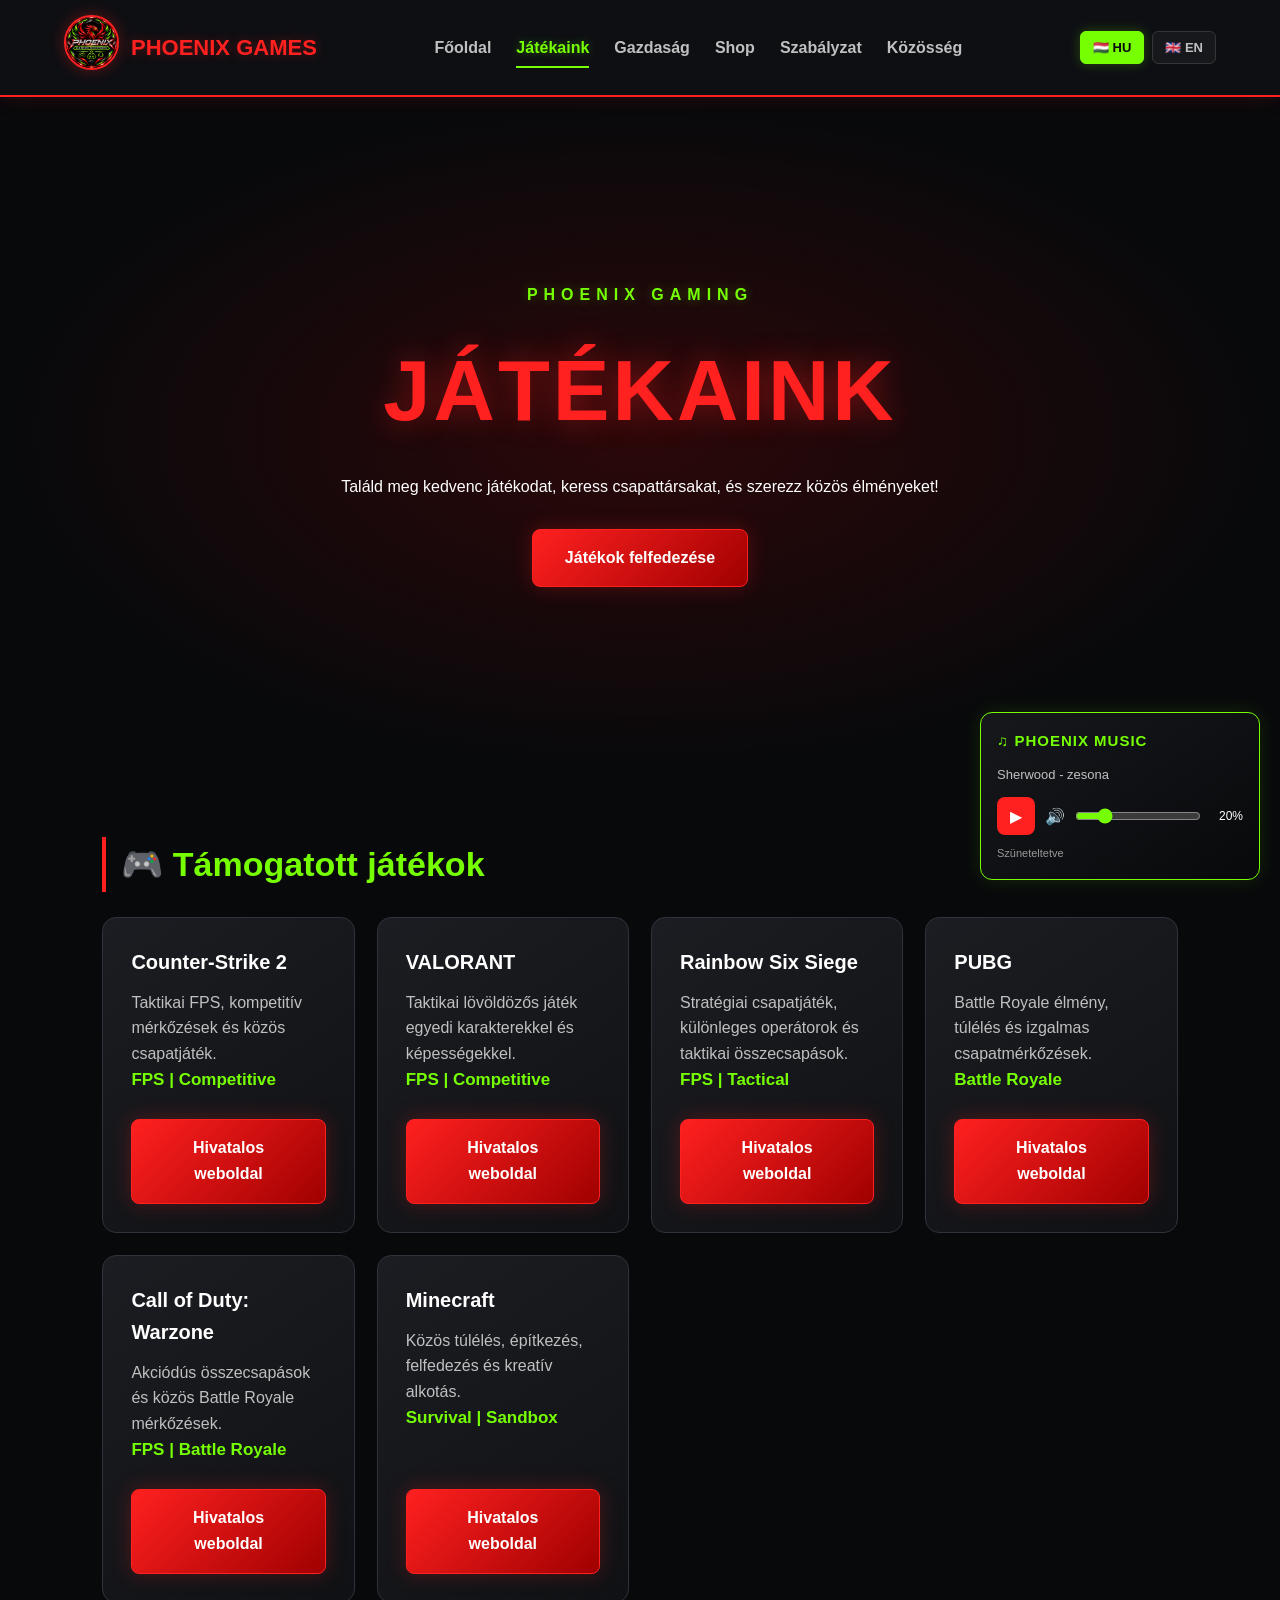
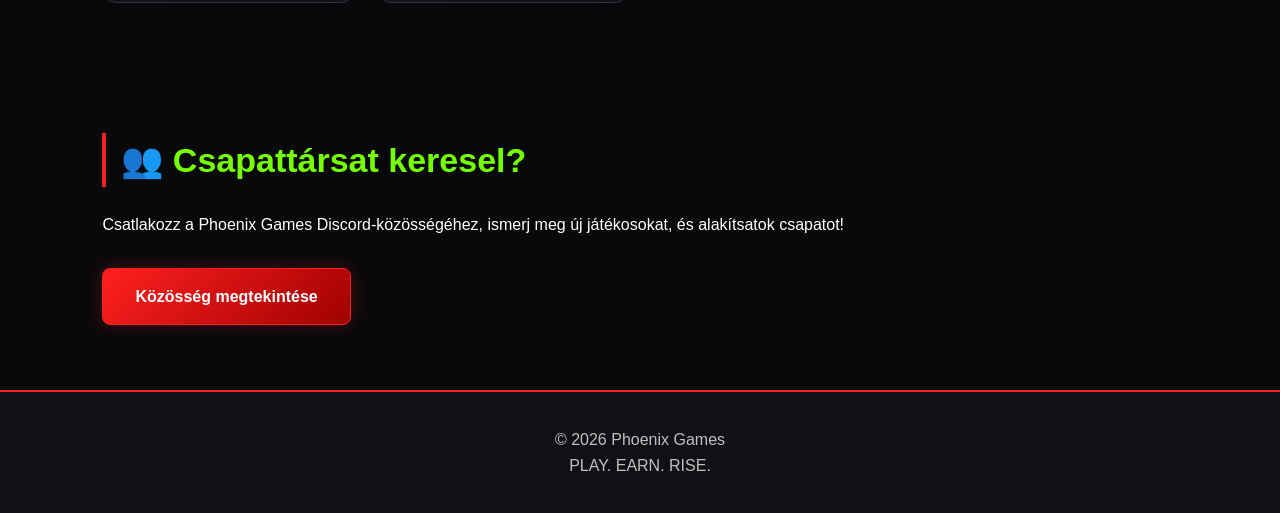
<file: games.html>
<!DOCTYPE html>
<html lang="hu">
<head>
    <meta charset="UTF-8">
    <meta name="viewport" content="width=device-width, initial-scale=1.0">

    <title>Phoenix Games | Játékaink</title>

    <link rel="stylesheet" href="style.css">
    <link rel="icon" type="image/png" href="logo.png">
</head>

<body>

    <!-- NAVIGÁCIÓ -->

    <header>

        <div class="logo">
            <a href="index.html">
                <img src="logo.png" alt="Phoenix Games" class="logo-img">
            </a>
            <span>PHOENIX GAMES</span>
        </div>

        <nav id="menu">

            <a href="index.html" data-lang="home">Főoldal</a>
            <a href="games.html" data-lang="games" aria-current="page">Játékaink</a>
            <a href="economy.html" data-lang="economy">Gazdaság</a>
            <a href="shop.html" data-lang="shop">Shop</a>
            <a href="rules.html" data-lang="rules">Szabályzat</a>
            <a href="community.html" data-lang="community">Közösség</a>

        </nav>

        <!-- NYELVVÁLTÓ -->

        <div class="language-switcher">

            <button type="button"
                    class="language-button active"
                    data-language="hu"
                    aria-label="Magyar"
                    aria-pressed="true">
                🇭🇺 HU
            </button>

            <button type="button"
                    class="language-button"
                    data-language="en"
                    aria-label="English"
                    aria-pressed="false">
                🇬🇧 EN
            </button>

        </div>

        <button id="menu-button"
                type="button"
                aria-label="Menü megnyitása"
                aria-controls="menu">
            ☰
        </button>

    </header>

    <main>

        <!-- JÁTÉKOK BEMUTATÁSA -->

        <section class="hero">

            <p class="subtitle">PHOENIX GAMING</p>

            <h1 data-lang="gaming_title">JÁTÉKAINK</h1>

            <p data-lang="gaming_description">
                Találd meg kedvenc játékodat,
                keress csapattársakat, és szerezz
                közös élményeket!
            </p>

            <a class="button"
               href="#game-list"
               data-lang="discover_games">
                Játékok felfedezése
            </a>

        </section>

        <!-- TÁMOGATOTT JÁTÉKOK -->

        <section id="game-list">

            <h2 data-lang="supported_games">
                🎮 Támogatott játékok
            </h2>

            <div class="cards">

                <!-- COUNTER-STRIKE 2 -->

                <article class="card">

                    <h3>Counter-Strike 2</h3>

                    <p data-lang="cs2_description">
                        Taktikai FPS, kompetitív mérkőzések
                        és közös csapatjáték.
                    </p>

                    <p><strong>FPS | Competitive</strong></p>

                    <a class="button"
                       href="https://www.counter-strike.net/"
                       target="_blank"
                       rel="noopener noreferrer"
                       data-lang="official_website">
                        Hivatalos weboldal
                    </a>

                </article>

                <!-- VALORANT -->

                <article class="card">

                    <h3>VALORANT</h3>

                    <p data-lang="valorant_description">
                        Taktikai lövöldözős játék egyedi
                        karakterekkel és képességekkel.
                    </p>

                    <p><strong>FPS | Competitive</strong></p>

                    <a class="button"
                       href="https://playvalorant.com/"
                       target="_blank"
                       rel="noopener noreferrer"
                       data-lang="official_website">
                        Hivatalos weboldal
                    </a>

                </article>

                <!-- RAINBOW SIX SIEGE -->

                <article class="card">

                    <h3>Rainbow Six Siege</h3>

                    <p data-lang="r6_description">
                        Stratégiai csapatjáték, különleges
                        operátorok és taktikai összecsapások.
                    </p>

                    <p><strong>FPS | Tactical</strong></p>

                    <a class="button"
                       href="https://www.ubisoft.com/game/rainbow-six/siege"
                       target="_blank"
                       rel="noopener noreferrer"
                       data-lang="official_website">
                        Hivatalos weboldal
                    </a>

                </article>

                <!-- PUBG -->

                <article class="card">

                    <h3>PUBG</h3>

                    <p data-lang="pubg_description">
                        Battle Royale élmény, túlélés
                        és izgalmas csapatmérkőzések.
                    </p>

                    <p><strong>Battle Royale</strong></p>

                    <a class="button"
                       href="https://pubg.com/"
                       target="_blank"
                       rel="noopener noreferrer"
                       data-lang="official_website">
                        Hivatalos weboldal
                    </a>

                </article>

                <!-- WARZONE -->

                <article class="card">

                    <h3>Call of Duty: Warzone</h3>

                    <p data-lang="warzone_description">
                        Akciódús összecsapások és közös
                        Battle Royale mérkőzések.
                    </p>

                    <p><strong>FPS | Battle Royale</strong></p>

                    <a class="button"
                       href="https://www.callofduty.com/warzone"
                       target="_blank"
                       rel="noopener noreferrer"
                       data-lang="official_website">
                        Hivatalos weboldal
                    </a>

                </article>

                <!-- MINECRAFT -->

                <article class="card">

                    <h3>Minecraft</h3>

                    <p data-lang="minecraft_description">
                        Közös túlélés, építkezés,
                        felfedezés és kreatív alkotás.
                    </p>

                    <p><strong>Survival | Sandbox</strong></p>

                    <a class="button"
                       href="https://www.minecraft.net/"
                       target="_blank"
                       rel="noopener noreferrer"
                       data-lang="official_website">
                        Hivatalos weboldal
                    </a>

                </article>

            </div>

        </section>

        <!-- CSAPATKERESÉS -->

        <section id="team">

            <h2 data-lang="team_title">
                👥 Csapattársat keresel?
            </h2>

            <p data-lang="team_description">
                Csatlakozz a Phoenix Games Discord-közösségéhez,
                ismerj meg új játékosokat, és alakítsatok csapatot!
            </p>

            <a class="button"
               href="community.html"
               data-lang="view_community">
                Közösség megtekintése
            </a>

        </section>

    </main>

    <!-- LÁBLÉC -->

    <footer>

        <p>© 2026 Phoenix Games</p>

        <p>PLAY. EARN. RISE.</p>

    </footer>

    <script src="script.js"></script>
    <script src="language.js"></script>
    <script src="music.js"></script>

    <!-- JÁTÉKOK OLDAL FORDÍTÁSAI -->

    <script>

        Object.assign(translations.hu, {

            gaming_title: "JÁTÉKAINK",

            gaming_description:
                "Találd meg kedvenc játékodat, keress csapattársakat, és szerezz közös élményeket!",

            discover_games: "Játékok felfedezése",

            supported_games: "🎮 Támogatott játékok",

            official_website: "Hivatalos weboldal",

            cs2_description:
                "Taktikai FPS, kompetitív mérkőzések és közös csapatjáték.",

            valorant_description:
                "Taktikai lövöldözős játék egyedi karakterekkel és képességekkel.",

            r6_description:
                "Stratégiai csapatjáték, különleges operátorok és taktikai összecsapások.",

            pubg_description:
                "Battle Royale élmény, túlélés és izgalmas csapatmérkőzések.",

            warzone_description:
                "Akciódús összecsapások és közös Battle Royale mérkőzések.",

            minecraft_description:
                "Közös túlélés, építkezés, felfedezés és kreatív alkotás.",

            team_title:
                "👥 Csapattársat keresel?",

            team_description:
                "Csatlakozz a Phoenix Games Discord-közösségéhez, ismerj meg új játékosokat, és alakítsatok csapatot!"

        });

        Object.assign(translations.en, {

            gaming_title: "OUR GAMES",

            gaming_description:
                "Find your favorite game, meet new teammates, and create memorable experiences together!",

            discover_games: "Discover Games",

            supported_games: "🎮 Supported Games",

            official_website: "Official Website",

            cs2_description:
                "Tactical FPS gameplay, competitive matches, and teamwork.",

            valorant_description:
                "A tactical shooter featuring unique characters and abilities.",

            r6_description:
                "Strategic team-based gameplay, unique operators, and tactical combat.",

            pubg_description:
                "Battle Royale action, survival, and exciting team matches.",

            warzone_description:
                "Action-packed combat and team-based Battle Royale matches.",

            minecraft_description:
                "Survive, build, explore, and create together.",

            team_title:
                "👥 Looking for Teammates?",

            team_description:
                "Join the Phoenix Games Discord community, meet new players, and form your own team!"

        });

        function updatePageTitle() {

            document.title = document.documentElement.lang === "en"
                ? "Phoenix Games | Games"
                : "Phoenix Games | Játékaink";

        }

        document.addEventListener("DOMContentLoaded", () => {

            updatePageTitle();

            document.querySelectorAll("[data-language]").forEach(button => {

                button.addEventListener("click", updatePageTitle);

            });

        });

    </script>

</body>
</html>
</file>
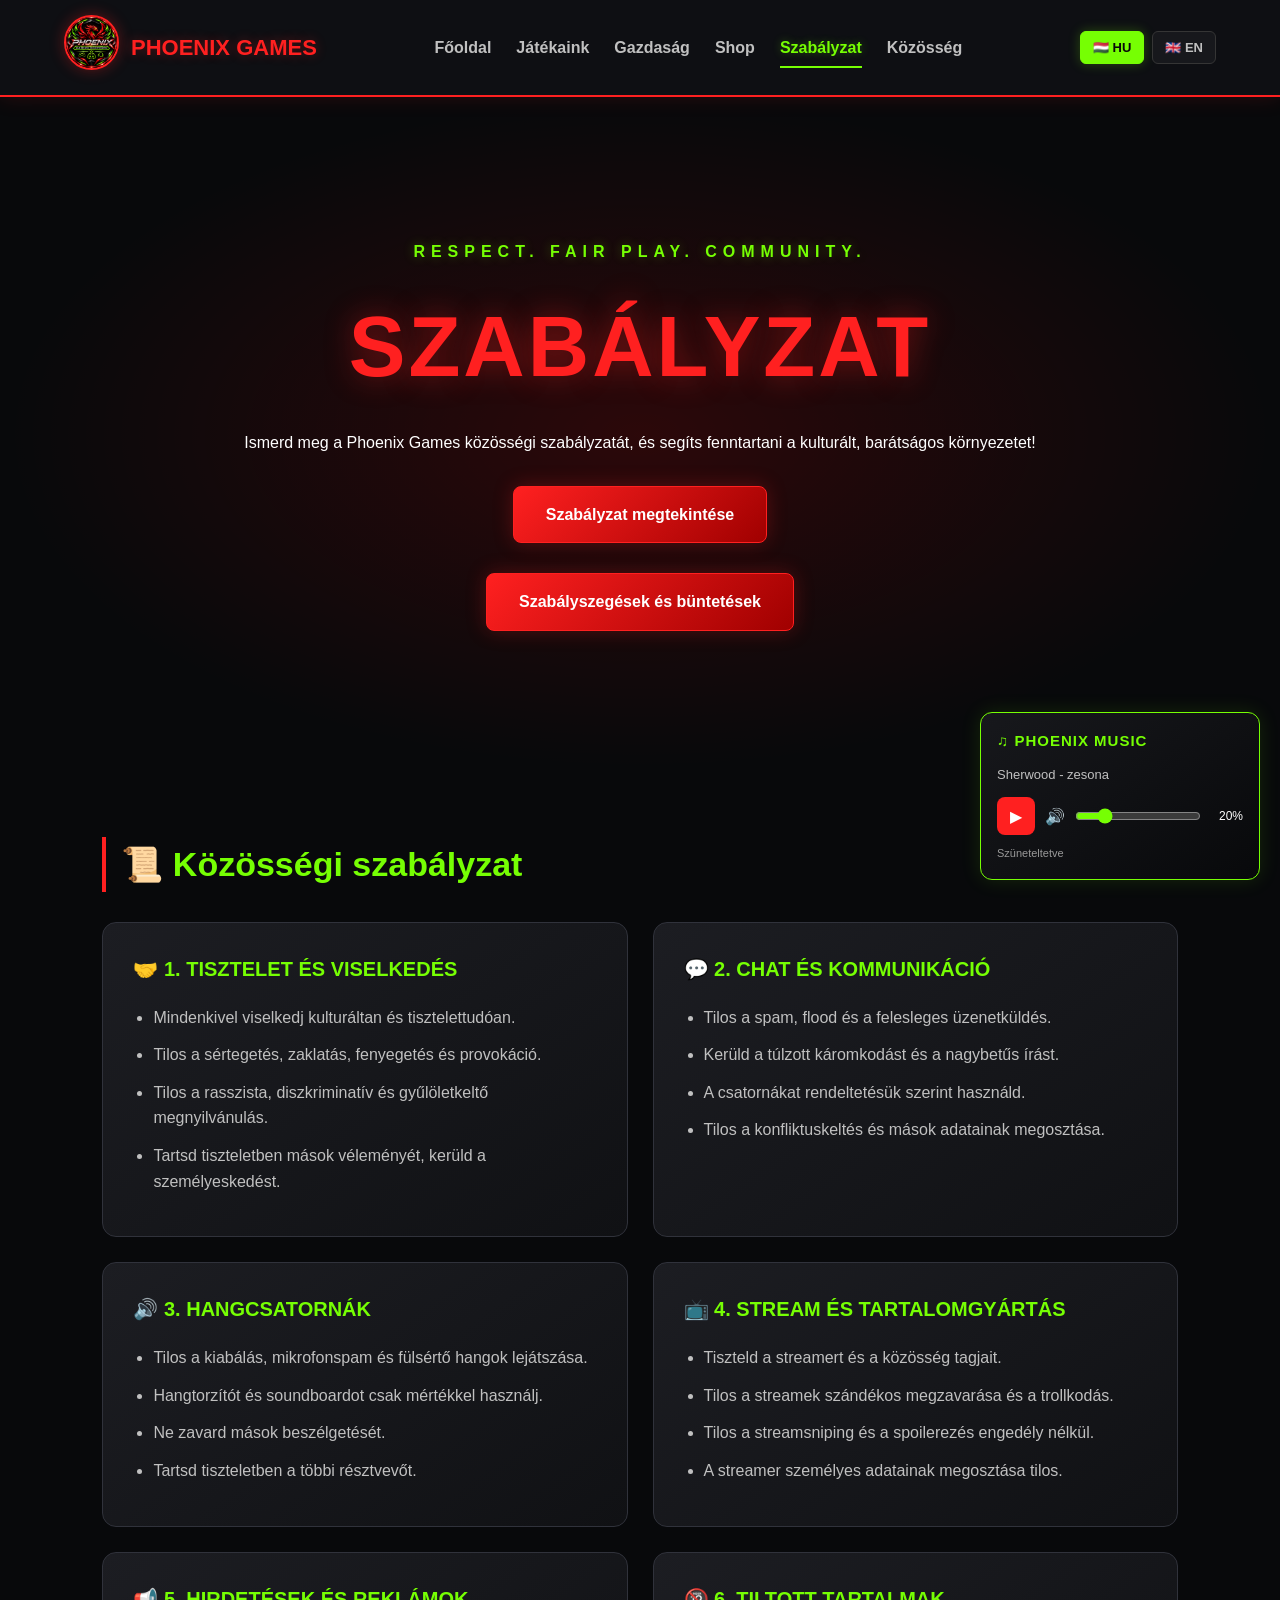
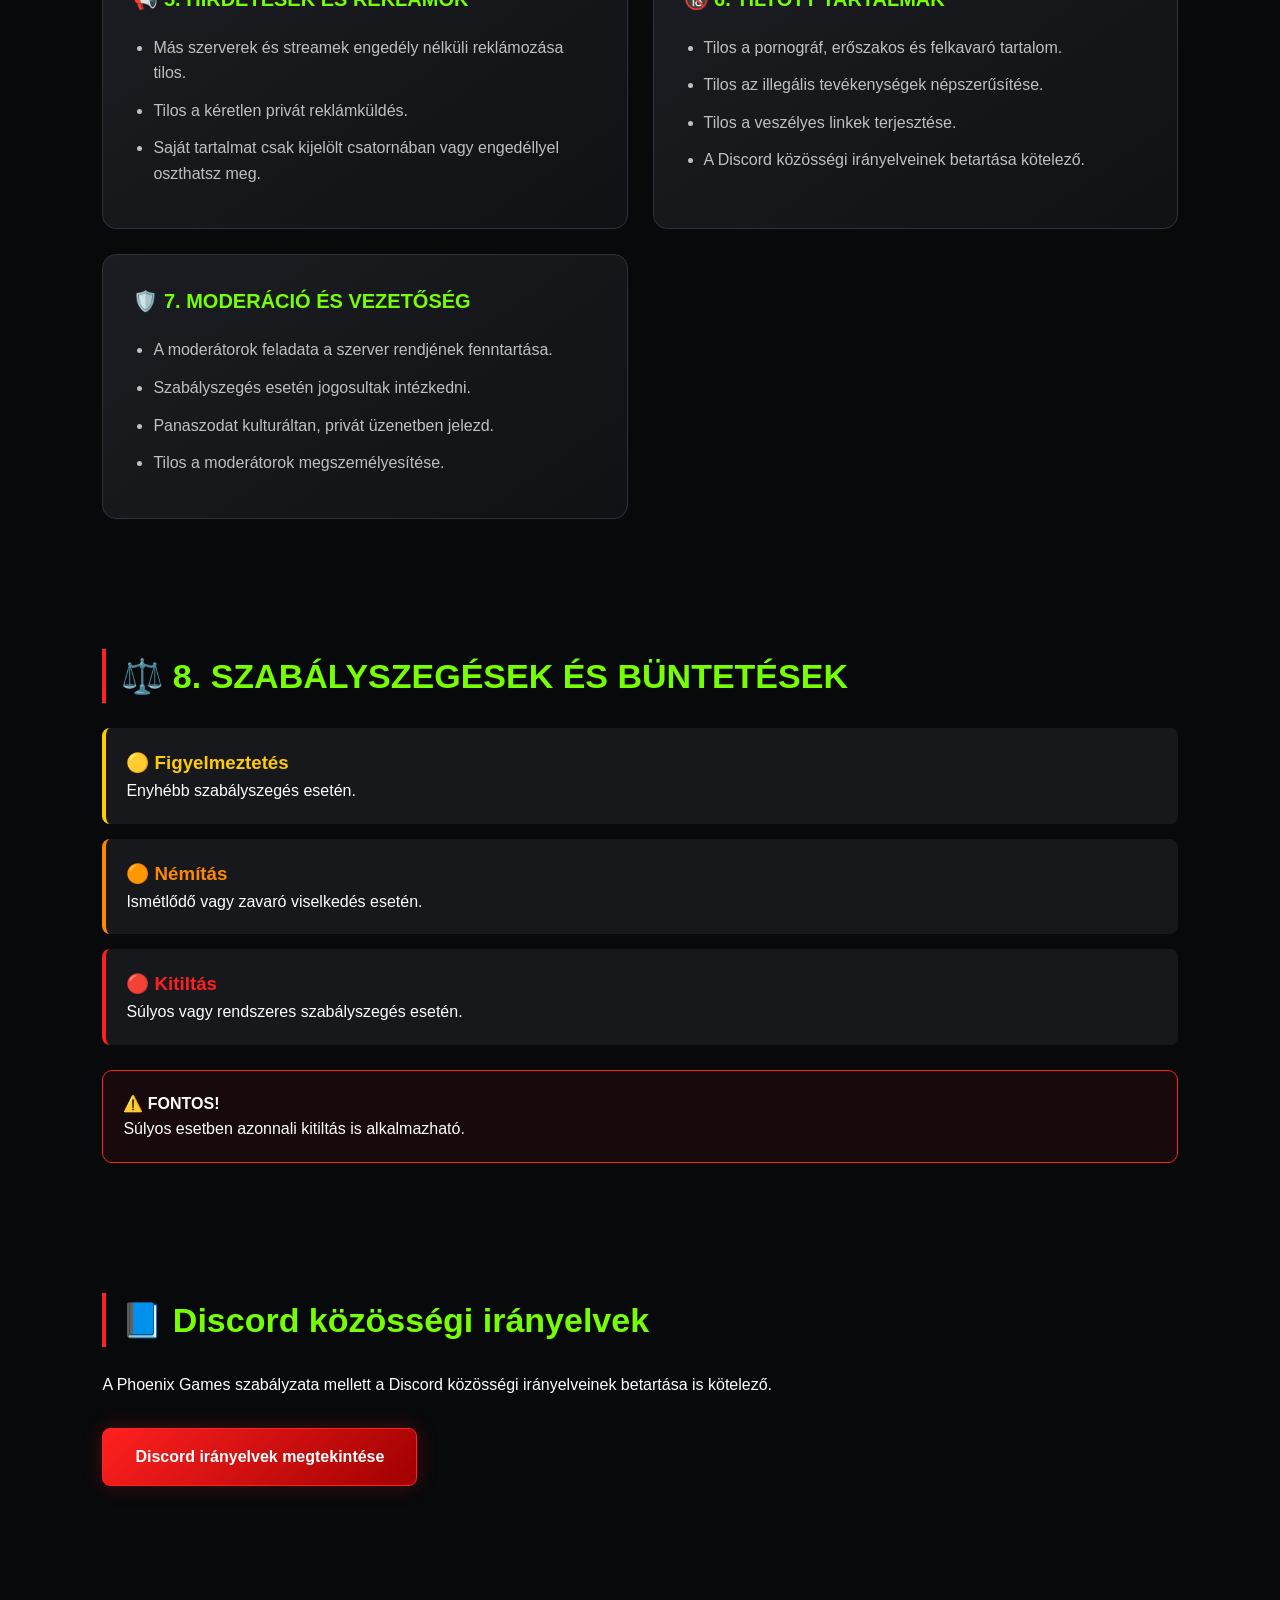
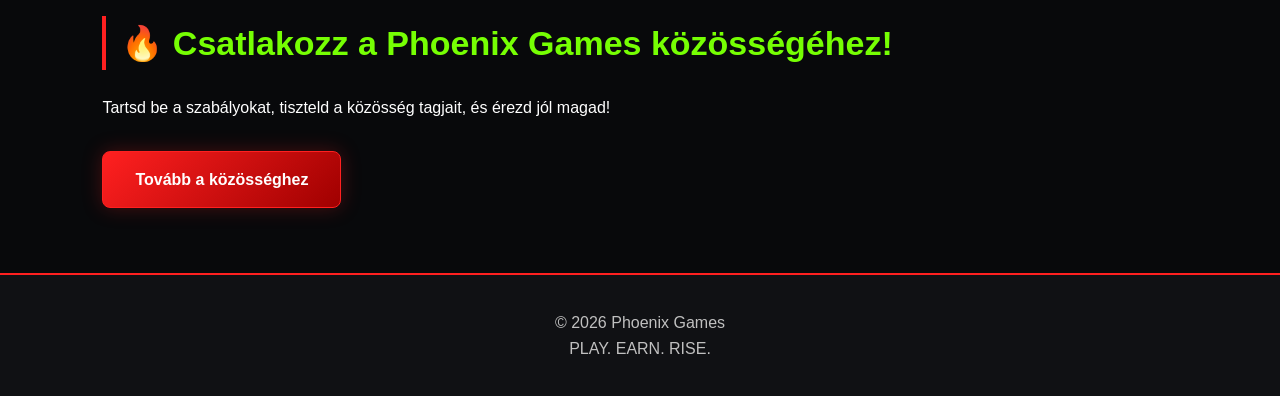
<file: rules.html>
<!DOCTYPE html>
<html lang="hu">
<head>
    <meta charset="UTF-8">
    <meta name="viewport" content="width=device-width, initial-scale=1.0">

    <title>Phoenix Games | Szabályzat</title>

    <link rel="stylesheet" href="style.css">
    <link rel="icon" type="image/png" href="logo.png">

    <style>
        .rules-grid {
            display: grid;
            grid-template-columns: repeat(2, minmax(0, 1fr));
            gap: 25px;
            margin-top: 30px;
        }

        .rule-card {
            padding: 30px;
        }

        .rule-card h3 {
            color: var(--green);
            margin-bottom: 20px;
        }

        .rule-card ul {
            padding-left: 20px;
        }

        .rule-card li {
            margin-bottom: 12px;
            color: var(--silver);
        }

        .punishment {
            padding: 20px;
            margin-bottom: 15px;
            border-radius: 8px;
            background: #17181c;
        }

        .warning {
            border-left: 4px solid #ffcc00;
        }

        .warning h3 {
            color: #ffcc00;
        }

        .mute {
            border-left: 4px solid #ff8800;
        }

        .mute h3 {
            color: #ff8800;
        }

        .ban {
            border-left: 4px solid #ff2020;
        }

        .ban h3 {
            color: #ff2020;
        }

        .important-notice {
            padding: 20px;
            margin-top: 25px;
            border: 1px solid #ff2020;
            border-radius: 10px;
            background: #ff202010;
        }

        @media (max-width: 768px) {
            .rules-grid {
                grid-template-columns: 1fr;
            }

            .rule-card {
                padding: 20px;
            }
        }
    </style>

</head>

<body>

    <!-- NAVIGÁCIÓ -->

    <header>

        <div class="logo">
            <a href="index.html">
                <img src="logo.png" alt="Phoenix Games" class="logo-img">
            </a>
            <span>PHOENIX GAMES</span>
        </div>

        <nav id="menu">

            <a href="index.html" data-lang="home">Főoldal</a>
            <a href="games.html" data-lang="games">Játékaink</a>
            <a href="economy.html" data-lang="economy">Gazdaság</a>
            <a href="shop.html" data-lang="shop">Shop</a>
            <a href="rules.html" data-lang="rules" aria-current="page">Szabályzat</a>
            <a href="community.html" data-lang="community">Közösség</a>

        </nav>

        <!-- NYELVVÁLTÓ -->

        <div class="language-switcher">

            <button type="button"
                    class="language-button active"
                    data-language="hu"
                    aria-label="Magyar"
                    aria-pressed="true">
                🇭🇺 HU
            </button>

            <button type="button"
                    class="language-button"
                    data-language="en"
                    aria-label="English"
                    aria-pressed="false">
                🇬🇧 EN
            </button>

        </div>

        <button id="menu-button"
                type="button"
                aria-label="Menü megnyitása"
                aria-controls="menu">
            ☰
        </button>

    </header>

    <main>

        <!-- SZABÁLYZAT FŐOLDAL -->

        <section class="hero">

            <p class="subtitle">RESPECT. FAIR PLAY. COMMUNITY.</p>

            <h1 data-lang="rules_title">SZABÁLYZAT</h1>

            <p data-lang="rules_hero">
                Ismerd meg a Phoenix Games közösségi
                szabályzatát, és segíts fenntartani
                a kulturált, barátságos környezetet!
            </p>

            <a class="button"
               href="#rules-list"
               data-lang="view_rules">
                Szabályzat megtekintése
            </a>

            <a class="button"
               href="#punishments"
               data-lang="view_punishments">
                Szabályszegések és büntetések
            </a>

        </section>

        <!-- SZABÁLYPONTOK -->

        <section id="rules-list">

            <h2 data-lang="community_rules_title">
                📜 Közösségi szabályzat
            </h2>

            <div class="rules-grid">

                <!-- 1. SZABÁLY -->

                <article class="card rule-card">

                    <h3 data-lang="rule_1_title">
                        🤝 1. TISZTELET ÉS VISELKEDÉS
                    </h3>

                    <ul>

                        <li data-lang="rule_1_1">
                            Mindenkivel viselkedj kulturáltan és tisztelettudóan.
                        </li>

                        <li data-lang="rule_1_2">
                            Tilos a sértegetés, zaklatás, fenyegetés és provokáció.
                        </li>

                        <li data-lang="rule_1_3">
                            Tilos a rasszista, diszkriminatív és gyűlöletkeltő megnyilvánulás.
                        </li>

                        <li data-lang="rule_1_4">
                            Tartsd tiszteletben mások véleményét, kerüld a személyeskedést.
                        </li>

                    </ul>

                </article>

                <!-- 2. SZABÁLY -->

                <article class="card rule-card">

                    <h3 data-lang="rule_2_title">
                        💬 2. CHAT ÉS KOMMUNIKÁCIÓ
                    </h3>

                    <ul>

                        <li data-lang="rule_2_1">
                            Tilos a spam, flood és a felesleges üzenetküldés.
                        </li>

                        <li data-lang="rule_2_2">
                            Kerüld a túlzott káromkodást és a nagybetűs írást.
                        </li>

                        <li data-lang="rule_2_3">
                            A csatornákat rendeltetésük szerint használd.
                        </li>

                        <li data-lang="rule_2_4">
                            Tilos a konfliktuskeltés és mások adatainak megosztása.
                        </li>

                    </ul>

                </article>

                <!-- 3. SZABÁLY -->

                <article class="card rule-card">

                    <h3 data-lang="rule_3_title">
                        🔊 3. HANGCSATORNÁK
                    </h3>

                    <ul>

                        <li data-lang="rule_3_1">
                            Tilos a kiabálás, mikrofonspam és fülsértő hangok lejátszása.
                        </li>

                        <li data-lang="rule_3_2">
                            Hangtorzítót és soundboardot csak mértékkel használj.
                        </li>

                        <li data-lang="rule_3_3">
                            Ne zavard mások beszélgetését.
                        </li>

                        <li data-lang="rule_3_4">
                            Tartsd tiszteletben a többi résztvevőt.
                        </li>

                    </ul>

                </article>

                <!-- 4. SZABÁLY -->

                <article class="card rule-card">

                    <h3 data-lang="rule_4_title">
                        📺 4. STREAM ÉS TARTALOMGYÁRTÁS
                    </h3>

                    <ul>

                        <li data-lang="rule_4_1">
                            Tiszteld a streamert és a közösség tagjait.
                        </li>

                        <li data-lang="rule_4_2">
                            Tilos a streamek szándékos megzavarása és a trollkodás.
                        </li>

                        <li data-lang="rule_4_3">
                            Tilos a streamsniping és a spoilerezés engedély nélkül.
                        </li>

                        <li data-lang="rule_4_4">
                            A streamer személyes adatainak megosztása tilos.
                        </li>

                    </ul>

                </article>

                <!-- 5. SZABÁLY -->

                <article class="card rule-card">

                    <h3 data-lang="rule_5_title">
                        📢 5. HIRDETÉSEK ÉS REKLÁMOK
                    </h3>

                    <ul>

                        <li data-lang="rule_5_1">
                            Más szerverek és streamek engedély nélküli reklámozása tilos.
                        </li>

                        <li data-lang="rule_5_2">
                            Tilos a kéretlen privát reklámküldés.
                        </li>

                        <li data-lang="rule_5_3">
                            Saját tartalmat csak kijelölt csatornában vagy engedéllyel oszthatsz meg.
                        </li>

                    </ul>

                </article>

                <!-- 6. SZABÁLY -->

                <article class="card rule-card">

                    <h3 data-lang="rule_6_title">
                        🔞 6. TILTOTT TARTALMAK
                    </h3>

                    <ul>

                        <li data-lang="rule_6_1">
                            Tilos a pornográf, erőszakos és felkavaró tartalom.
                        </li>

                        <li data-lang="rule_6_2">
                            Tilos az illegális tevékenységek népszerűsítése.
                        </li>

                        <li data-lang="rule_6_3">
                            Tilos a veszélyes linkek terjesztése.
                        </li>

                        <li data-lang="rule_6_4">
                            A Discord közösségi irányelveinek betartása kötelező.
                        </li>

                    </ul>

                </article>

                <!-- 7. SZABÁLY -->

                <article class="card rule-card">

                    <h3 data-lang="rule_7_title">
                        🛡️ 7. MODERÁCIÓ ÉS VEZETŐSÉG
                    </h3>

                    <ul>

                        <li data-lang="rule_7_1">
                            A moderátorok feladata a szerver rendjének fenntartása.
                        </li>

                        <li data-lang="rule_7_2">
                            Szabályszegés esetén jogosultak intézkedni.
                        </li>

                        <li data-lang="rule_7_3">
                            Panaszodat kulturáltan, privát üzenetben jelezd.
                        </li>

                        <li data-lang="rule_7_4">
                            Tilos a moderátorok megszemélyesítése.
                        </li>

                    </ul>

                </article>

            </div>

        </section>

        <!-- 8. SZABÁLY -->

        <section id="punishments">

            <h2 data-lang="rule_8_title">
                ⚖️ 8. SZABÁLYSZEGÉSEK ÉS BÜNTETÉSEK
            </h2>

            <div class="punishment warning">

                <h3 data-lang="warning_title">
                    🟡 Figyelmeztetés
                </h3>

                <p data-lang="warning_description">
                    Enyhébb szabályszegés esetén.
                </p>

            </div>

            <div class="punishment mute">

                <h3 data-lang="mute_title">
                    🟠 Némítás
                </h3>

                <p data-lang="mute_description">
                    Ismétlődő vagy zavaró viselkedés esetén.
                </p>

            </div>

            <div class="punishment ban">

                <h3 data-lang="ban_title">
                    🔴 Kitiltás
                </h3>

                <p data-lang="ban_description">
                    Súlyos vagy rendszeres szabályszegés esetén.
                </p>

            </div>

            <div class="important-notice">

                <p>
                    <strong data-lang="important_title">
                        ⚠️ FONTOS!
                    </strong>
                </p>

                <p data-lang="important_description">
                    Súlyos esetben azonnali kitiltás
                    is alkalmazható.
                </p>

            </div>

        </section>

        <!-- DISCORD IRÁNYELVEK -->

        <section id="discord-guidelines">

            <h2 data-lang="guidelines_title">
                📘 Discord közösségi irányelvek
            </h2>

            <p data-lang="guidelines_description">
                A Phoenix Games szabályzata mellett
                a Discord közösségi irányelveinek
                betartása is kötelező.
            </p>

            <a class="button"
               href="https://discord.com/guidelines"
               target="_blank"
               rel="noopener noreferrer"
               data-lang="view_guidelines">

                Discord irányelvek megtekintése

            </a>

        </section>

        <!-- KÖZÖSSÉG -->

        <section id="join">

            <h2 data-lang="join_rules_title">
                🔥 Csatlakozz a Phoenix Games közösségéhez!
            </h2>

            <p data-lang="join_rules_description">
                Tartsd be a szabályokat,
                tiszteld a közösség tagjait,
                és érezd jól magad!
            </p>

            <a class="button"
               href="community.html"
               data-lang="go_to_community">
                Tovább a közösséghez
            </a>

        </section>

    </main>

    <!-- LÁBLÉC -->

    <footer>

        <p>© 2026 Phoenix Games</p>

        <p>PLAY. EARN. RISE.</p>

    </footer>

    <script src="script.js"></script>
    <script src="language.js"></script>
    <script src="music.js"></script>

    <!-- MAGYAR FORDÍTÁSOK -->

    <script>

        Object.assign(translations.hu, {

            rules_title: "SZABÁLYZAT",

            rules_hero:
                "Ismerd meg a Phoenix Games közösségi szabályzatát, és segíts fenntartani a kulturált, barátságos környezetet!",

            view_punishments:
                "Szabályszegések és büntetések",

            community_rules_title:
                "📜 Közösségi szabályzat",

            rule_1_title:
                "🤝 1. TISZTELET ÉS VISELKEDÉS",

            rule_1_1:
                "Mindenkivel viselkedj kulturáltan és tisztelettudóan.",

            rule_1_2:
                "Tilos a sértegetés, zaklatás, fenyegetés és provokáció.",

            rule_1_3:
                "Tilos a rasszista, diszkriminatív és gyűlöletkeltő megnyilvánulás.",

            rule_1_4:
                "Tartsd tiszteletben mások véleményét, kerüld a személyeskedést.",

            rule_2_title:
                "💬 2. CHAT ÉS KOMMUNIKÁCIÓ",

            rule_2_1:
                "Tilos a spam, flood és a felesleges üzenetküldés.",

            rule_2_2:
                "Kerüld a túlzott káromkodást és a nagybetűs írást.",

            rule_2_3:
                "A csatornákat rendeltetésük szerint használd.",

            rule_2_4:
                "Tilos a konfliktuskeltés és mások adatainak megosztása.",

            rule_3_title:
                "🔊 3. HANGCSATORNÁK",

            rule_3_1:
                "Tilos a kiabálás, mikrofonspam és fülsértő hangok lejátszása.",

            rule_3_2:
                "Hangtorzítót és soundboardot csak mértékkel használj.",

            rule_3_3:
                "Ne zavard mások beszélgetését.",

            rule_3_4:
                "Tartsd tiszteletben a többi résztvevőt.",

            rule_4_title:
                "📺 4. STREAM ÉS TARTALOMGYÁRTÁS",

            rule_4_1:
                "Tiszteld a streamert és a közösség tagjait.",

            rule_4_2:
                "Tilos a streamek szándékos megzavarása és a trollkodás.",

            rule_4_3:
                "Tilos a streamsniping és a spoilerezés engedély nélkül.",

            rule_4_4:
                "A streamer személyes adatainak megosztása tilos.",

            rule_5_title:
                "📢 5. HIRDETÉSEK ÉS REKLÁMOK",

            rule_5_1:
                "Más szerverek és streamek engedély nélküli reklámozása tilos.",

            rule_5_2:
                "Tilos a kéretlen privát reklámküldés.",

            rule_5_3:
                "Saját tartalmat csak kijelölt csatornában vagy engedéllyel oszthatsz meg.",

            rule_6_title:
                "🔞 6. TILTOTT TARTALMAK",

            rule_6_1:
                "Tilos a pornográf, erőszakos és felkavaró tartalom.",

            rule_6_2:
                "Tilos az illegális tevékenységek népszerűsítése.",

            rule_6_3:
                "Tilos a veszélyes linkek terjesztése.",

            rule_6_4:
                "A Discord közösségi irányelveinek betartása kötelező.",

            rule_7_title:
                "🛡️ 7. MODERÁCIÓ ÉS VEZETŐSÉG",

            rule_7_1:
                "A moderátorok feladata a szerver rendjének fenntartása.",

            rule_7_2:
                "Szabályszegés esetén jogosultak intézkedni.",

            rule_7_3:
                "Panaszodat kulturáltan, privát üzenetben jelezd.",

            rule_7_4:
                "Tilos a moderátorok megszemélyesítése.",

            rule_8_title:
                "⚖️ 8. SZABÁLYSZEGÉSEK ÉS BÜNTETÉSEK",

            warning_title:
                "🟡 Figyelmeztetés",

            warning_description:
                "Enyhébb szabályszegés esetén.",

            mute_title:
                "🟠 Némítás",

            mute_description:
                "Ismétlődő vagy zavaró viselkedés esetén.",

            ban_title:
                "🔴 Kitiltás",

            ban_description:
                "Súlyos vagy rendszeres szabályszegés esetén.",

            important_title:
                "⚠️ FONTOS!",

            important_description:
                "Súlyos esetben azonnali kitiltás is alkalmazható.",

            guidelines_title:
                "📘 Discord közösségi irányelvek",

            guidelines_description:
                "A Phoenix Games szabályzata mellett a Discord közösségi irányelveinek betartása is kötelező.",

            view_guidelines:
                "Discord irányelvek megtekintése",

            join_rules_title:
                "🔥 Csatlakozz a Phoenix Games közösségéhez!",

            join_rules_description:
                "Tartsd be a szabályokat, tiszteld a közösség tagjait, és érezd jól magad!",

            go_to_community:
                "Tovább a közösséghez"

        });

        <!-- ANGOL FORDÍTÁSOK -->

        Object.assign(translations.en, {

            rules_title: "RULES",

            rules_hero:
                "Learn the Phoenix Games community rules and help maintain a respectful and friendly environment!",

            view_punishments:
                "Rule Violations and Penalties",

            community_rules_title:
                "📜 Community Rules",

            rule_1_title:
                "🤝 1. RESPECT AND CONDUCT",

            rule_1_1:
                "Treat everyone politely and respectfully.",

            rule_1_2:
                "Insults, harassment, threats, and provocation are prohibited.",

            rule_1_3:
                "Racist, discriminatory, and hateful expressions are prohibited.",

            rule_1_4:
                "Respect other people's opinions and avoid personal attacks.",

            rule_2_title:
                "💬 2. CHAT AND COMMUNICATION",

            rule_2_1:
                "Spamming, flooding, and unnecessary messages are prohibited.",

            rule_2_2:
                "Avoid excessive swearing and writing in all caps.",

            rule_2_3:
                "Use channels for their intended purposes.",

            rule_2_4:
                "Starting conflicts and sharing other people's personal information are prohibited.",

            rule_3_title:
                "🔊 3. VOICE CHANNELS",

            rule_3_1:
                "Shouting, microphone spam, and playing excessively loud or unpleasant sounds are prohibited.",

            rule_3_2:
                "Use voice changers and soundboards in moderation.",

            rule_3_3:
                "Do not interrupt other people's conversations.",

            rule_3_4:
                "Respect all other participants.",

            rule_4_title:
                "📺 4. STREAMING AND CONTENT CREATION",

            rule_4_1:
                "Respect the streamer and community members.",

            rule_4_2:
                "Intentionally disrupting streams and trolling are prohibited.",

            rule_4_3:
                "Stream sniping and sharing spoilers without permission are prohibited.",

            rule_4_4:
                "Sharing the streamer's personal information is prohibited.",

            rule_5_title:
                "📢 5. ADVERTISING AND PROMOTION",

            rule_5_1:
                "Advertising other servers and streams without permission is prohibited.",

            rule_5_2:
                "Sending unsolicited advertisements through private messages is prohibited.",

            rule_5_3:
                "You may only share your own content in designated channels or with permission.",

            rule_6_title:
                "🔞 6. PROHIBITED CONTENT",

            rule_6_1:
                "Pornographic, violent, and disturbing content is prohibited.",

            rule_6_2:
                "Promoting illegal activities is prohibited.",

            rule_6_3:
                "Sharing dangerous links is prohibited.",

            rule_6_4:
                "Compliance with Discord's Community Guidelines is mandatory.",

            rule_7_title:
                "🛡️ 7. MODERATION AND MANAGEMENT",

            rule_7_1:
                "Moderators are responsible for maintaining order on the server.",

            rule_7_2:
                "Moderators are authorized to take action when rules are violated.",

            rule_7_3:
                "Report your complaints respectfully through private messages.",

            rule_7_4:
                "Impersonating moderators is prohibited.",

            rule_8_title:
                "⚖️ 8. RULE VIOLATIONS AND PENALTIES",

            warning_title:
                "🟡 Warning",

            warning_description:
                "For minor rule violations.",

            mute_title:
                "🟠 Mute",

            mute_description:
                "For repeated or disruptive behavior.",

            ban_title:
                "🔴 Ban",

            ban_description:
                "For serious or repeated rule violations.",

            important_title:
                "⚠️ IMPORTANT!",

            important_description:
                "An immediate ban may be issued in serious cases.",

            guidelines_title:
                "📘 Discord Community Guidelines",

            guidelines_description:
                "In addition to the Phoenix Games rules, compliance with Discord's Community Guidelines is mandatory.",

            view_guidelines:
                "View Discord Community Guidelines",

            join_rules_title:
                "🔥 Join the Phoenix Games Community!",

            join_rules_description:
                "Follow the rules, respect community members, and have fun!",

            go_to_community:
                "Go to Community"

        });

        function updatePageTitle() {

            document.title = document.documentElement.lang === "en"
                ? "Phoenix Games | Rules"
                : "Phoenix Games | Szabályzat";

        }

        document.addEventListener("DOMContentLoaded", () => {

            updatePageTitle();

            document.querySelectorAll("[data-language]").forEach(button => {

                button.addEventListener("click", updatePageTitle);

            });

        });

    </script>

</body>
</html>
</file>
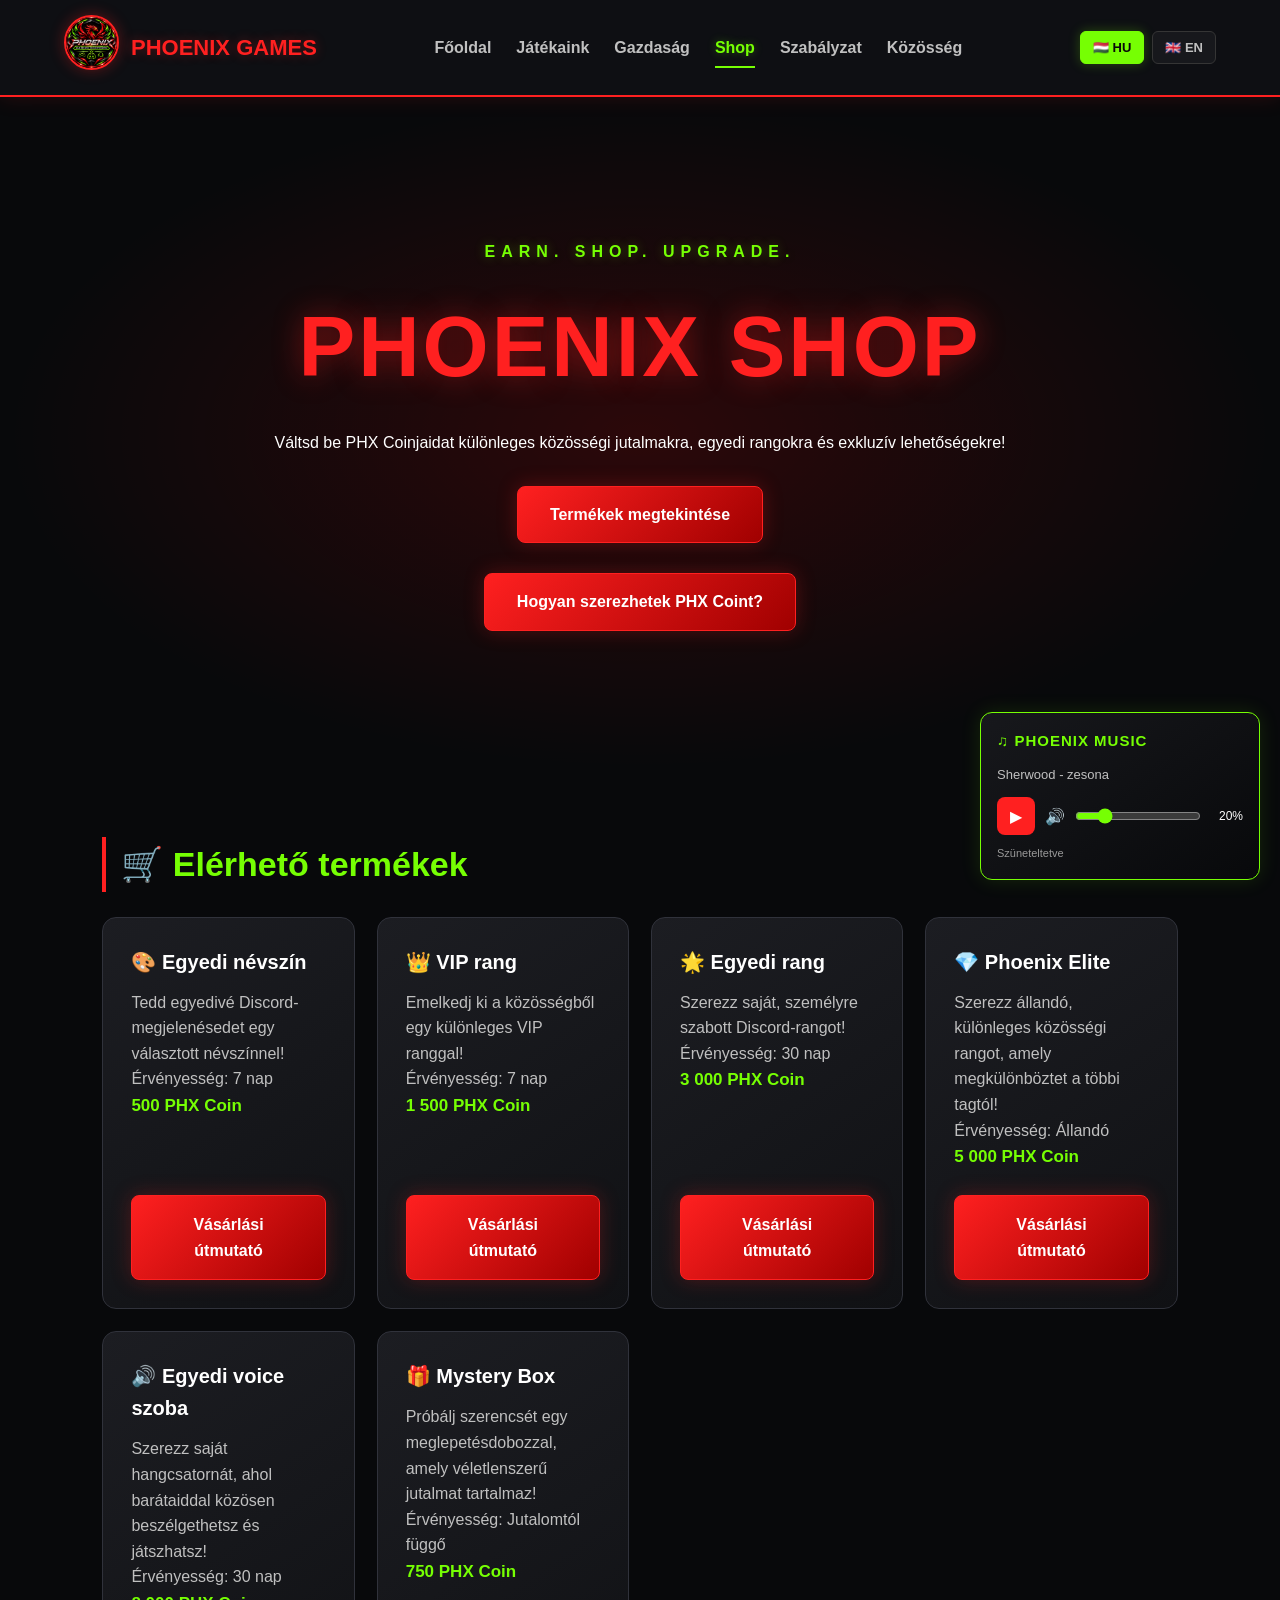
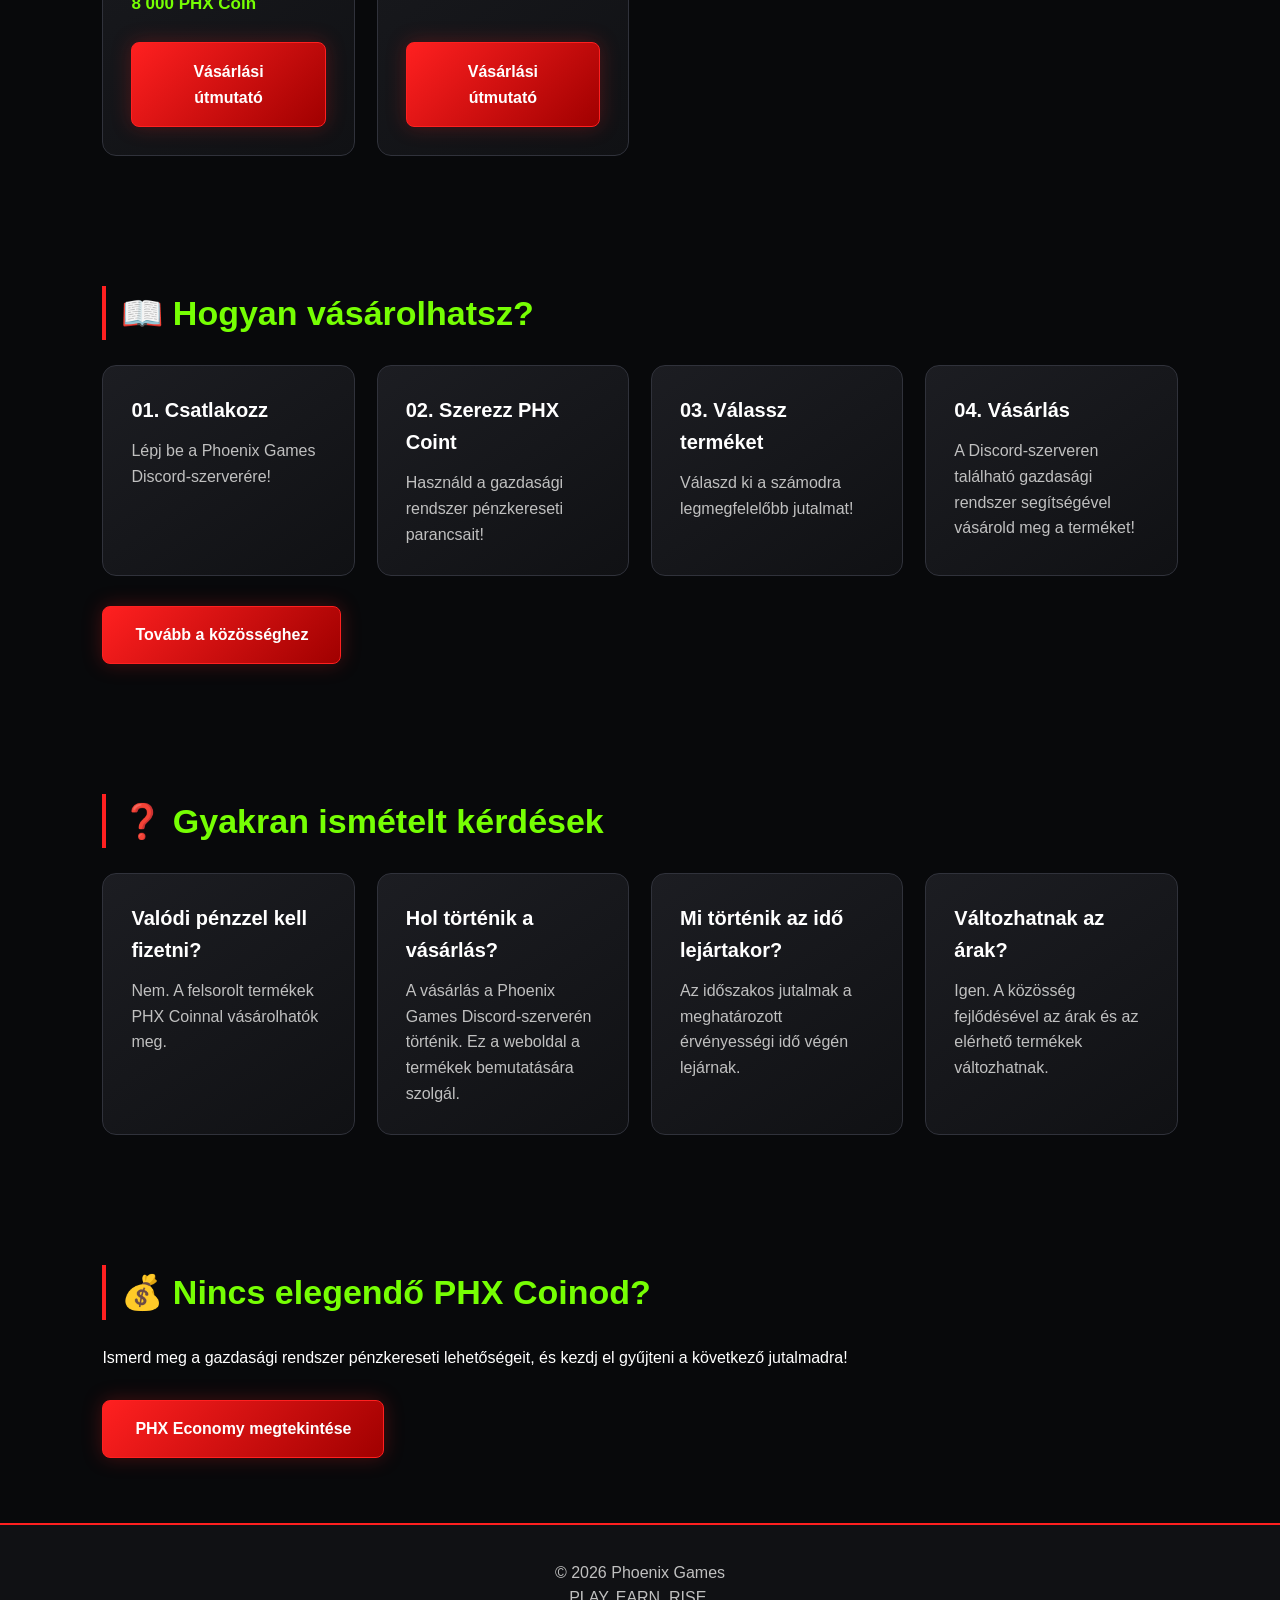
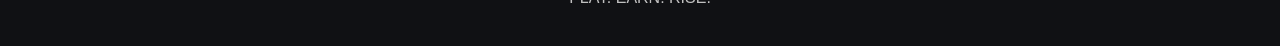
<file: shop.html>
<!DOCTYPE html>
<html lang="hu">
<head>
    <meta charset="UTF-8">
    <meta name="viewport" content="width=device-width, initial-scale=1.0">

    <title>Phoenix Games | Phoenix Shop</title>

    <link rel="stylesheet" href="style.css">
    <link rel="icon" type="image/png" href="logo.png">
</head>

<body>

    <!-- NAVIGÁCIÓ -->

    <header>

        <div class="logo">
            <a href="index.html">
                <img src="logo.png" alt="Phoenix Games" class="logo-img">
            </a>
            <span>PHOENIX GAMES</span>
        </div>

        <nav id="menu">

            <a href="index.html" data-lang="home">Főoldal</a>
            <a href="games.html" data-lang="games">Játékaink</a>
            <a href="economy.html" data-lang="economy">Gazdaság</a>
            <a href="shop.html" data-lang="shop" aria-current="page">Shop</a>
            <a href="rules.html" data-lang="rules">Szabályzat</a>
            <a href="community.html" data-lang="community">Közösség</a>

        </nav>

        <!-- NYELVVÁLTÓ -->

        <div class="language-switcher">

            <button type="button"
                    class="language-button active"
                    data-language="hu"
                    aria-label="Magyar"
                    aria-pressed="true">
                🇭🇺 HU
            </button>

            <button type="button"
                    class="language-button"
                    data-language="en"
                    aria-label="English"
                    aria-pressed="false">
                🇬🇧 EN
            </button>

        </div>

        <button id="menu-button"
                type="button"
                aria-label="Menü megnyitása"
                aria-controls="menu">
            ☰
        </button>

    </header>

    <main>

        <!-- SHOP FŐOLDAL -->

        <section class="hero">

            <p class="subtitle">EARN. SHOP. UPGRADE.</p>

            <h1>PHOENIX SHOP</h1>

            <p data-lang="shop_hero">
                Váltsd be PHX Coinjaidat különleges
                közösségi jutalmakra, egyedi rangokra
                és exkluzív lehetőségekre!
            </p>

            <a class="button"
               href="#products"
               data-lang="view_products">
                Termékek megtekintése
            </a>

            <a class="button"
               href="economy.html"
               data-lang="how_to_earn">
                Hogyan szerezhetek PHX Coint?
            </a>

        </section>

        <!-- TERMÉKEK -->

        <section id="products">

            <h2 data-lang="products_title">
                🛒 Elérhető termékek
            </h2>

            <div class="cards">

                <!-- EGYEDI NÉVSZÍN -->

                <article class="card">

                    <h3 data-lang="custom_color">
                        🎨 Egyedi névszín
                    </h3>

                    <p data-lang="custom_color_description">
                        Tedd egyedivé Discord-megjelenésedet
                        egy választott névszínnel!
                    </p>

                    <p data-lang="validity_7">
                        Érvényesség: 7 nap
                    </p>

                    <p><strong>500 PHX Coin</strong></p>

                    <a class="button"
                       href="#purchase"
                       data-lang="purchase_guide">
                        Vásárlási útmutató
                    </a>

                </article>

                <!-- VIP RANG -->

                <article class="card">

                    <h3 data-lang="vip_role">
                        👑 VIP rang
                    </h3>

                    <p data-lang="vip_description">
                        Emelkedj ki a közösségből
                        egy különleges VIP ranggal!
                    </p>

                    <p data-lang="validity_7">
                        Érvényesség: 7 nap
                    </p>

                    <p><strong>1 500 PHX Coin</strong></p>

                    <a class="button"
                       href="#purchase"
                       data-lang="purchase_guide">
                        Vásárlási útmutató
                    </a>

                </article>

                <!-- EGYEDI RANG -->

                <article class="card">

                    <h3 data-lang="custom_role">
                        🌟 Egyedi rang
                    </h3>

                    <p data-lang="custom_role_description">
                        Szerezz saját, személyre szabott
                        Discord-rangot!
                    </p>

                    <p data-lang="validity_30">
                        Érvényesség: 30 nap
                    </p>

                    <p><strong>3 000 PHX Coin</strong></p>

                    <a class="button"
                       href="#purchase"
                       data-lang="purchase_guide">
                        Vásárlási útmutató
                    </a>

                </article>

                <!-- PHOENIX ELITE -->

                <article class="card">

                    <h3>💎 Phoenix Elite</h3>

                    <p data-lang="elite_description">
                        Szerezz állandó, különleges
                        közösségi rangot, amely
                        megkülönböztet a többi tagtól!
                    </p>

                    <p data-lang="validity_permanent">
                        Érvényesség: Állandó
                    </p>

                    <p><strong>5 000 PHX Coin</strong></p>

                    <a class="button"
                       href="#purchase"
                       data-lang="purchase_guide">
                        Vásárlási útmutató
                    </a>

                </article>

                <!-- EGYEDI HANGCSATORNA -->

                <article class="card">

                    <h3 data-lang="custom_voice">
                        🔊 Egyedi voice szoba
                    </h3>

                    <p data-lang="custom_voice_description">
                        Szerezz saját hangcsatornát,
                        ahol barátaiddal közösen
                        beszélgethetsz és játszhatsz!
                    </p>

                    <p data-lang="validity_30">
                        Érvényesség: 30 nap
                    </p>

                    <p><strong>8 000 PHX Coin</strong></p>

                    <a class="button"
                       href="#purchase"
                       data-lang="purchase_guide">
                        Vásárlási útmutató
                    </a>

                </article>

                <!-- MYSTERY BOX -->

                <article class="card">

                    <h3>🎁 Mystery Box</h3>

                    <p data-lang="mystery_box_description">
                        Próbálj szerencsét egy
                        meglepetésdobozzal, amely
                        véletlenszerű jutalmat tartalmaz!
                    </p>

                    <p data-lang="validity_reward">
                        Érvényesség: Jutalomtól függő
                    </p>

                    <p><strong>750 PHX Coin</strong></p>

                    <a class="button"
                       href="#purchase"
                       data-lang="purchase_guide">
                        Vásárlási útmutató
                    </a>

                </article>

            </div>

        </section>

        <!-- VÁSÁRLÁSI ÚTMUTATÓ -->

        <section id="purchase">

            <h2 data-lang="purchase_title">
                📖 Hogyan vásárolhatsz?
            </h2>

            <div class="cards">

                <article class="card">

                    <h3 data-lang="purchase_step_1">
                        01. Csatlakozz
                    </h3>

                    <p data-lang="purchase_step_1_description">
                        Lépj be a Phoenix Games
                        Discord-szerverére!
                    </p>

                </article>

                <article class="card">

                    <h3 data-lang="purchase_step_2">
                        02. Szerezz PHX Coint
                    </h3>

                    <p data-lang="purchase_step_2_description">
                        Használd a gazdasági rendszer
                        pénzkereseti parancsait!
                    </p>

                </article>

                <article class="card">

                    <h3 data-lang="purchase_step_3">
                        03. Válassz terméket
                    </h3>

                    <p data-lang="purchase_step_3_description">
                        Válaszd ki a számodra
                        legmegfelelőbb jutalmat!
                    </p>

                </article>

                <article class="card">

                    <h3 data-lang="purchase_step_4">
                        04. Vásárlás
                    </h3>

                    <p data-lang="purchase_step_4_description">
                        A Discord-szerveren található
                        gazdasági rendszer segítségével
                        vásárold meg a terméket!
                    </p>

                </article>

            </div>

            <a class="button"
               href="community.html"
               data-lang="go_to_community">
                Tovább a közösséghez
            </a>

        </section>

        <!-- GYAKORI KÉRDÉSEK -->

        <section id="faq">

            <h2 data-lang="faq_title">
                ❓ Gyakran ismételt kérdések
            </h2>

            <div class="cards">

                <article class="card">

                    <h3 data-lang="faq_1_question">
                        Valódi pénzzel kell fizetni?
                    </h3>

                    <p data-lang="faq_1_answer">
                        Nem. A felsorolt termékek
                        PHX Coinnal vásárolhatók meg.
                    </p>

                </article>

                <article class="card">

                    <h3 data-lang="faq_2_question">
                        Hol történik a vásárlás?
                    </h3>

                    <p data-lang="faq_2_answer">
                        A vásárlás a Phoenix Games
                        Discord-szerverén történik.
                        Ez a weboldal a termékek
                        bemutatására szolgál.
                    </p>

                </article>

                <article class="card">

                    <h3 data-lang="faq_3_question">
                        Mi történik az idő lejártakor?
                    </h3>

                    <p data-lang="faq_3_answer">
                        Az időszakos jutalmak
                        a meghatározott érvényességi
                        idő végén lejárnak.
                    </p>

                </article>

                <article class="card">

                    <h3 data-lang="faq_4_question">
                        Változhatnak az árak?
                    </h3>

                    <p data-lang="faq_4_answer">
                        Igen. A közösség fejlődésével
                        az árak és az elérhető
                        termékek változhatnak.
                    </p>

                </article>

            </div>

        </section>

        <!-- GAZDASÁGI RENDSZER -->

        <section id="earn">

            <h2 data-lang="earn_more_title">
                💰 Nincs elegendő PHX Coinod?
            </h2>

            <p data-lang="earn_more_description">
                Ismerd meg a gazdasági rendszer
                pénzkereseti lehetőségeit, és
                kezdj el gyűjteni a következő jutalmadra!
            </p>

            <a class="button"
               href="economy.html"
               data-lang="view_phx_economy">
                PHX Economy megtekintése
            </a>

        </section>

    </main>

    <!-- LÁBLÉC -->

    <footer>

        <p>© 2026 Phoenix Games</p>

        <p>PLAY. EARN. RISE.</p>

    </footer>

    <script src="script.js"></script>
    <script src="language.js"></script>
    <script src="music.js"></script>

    <!-- MAGYAR ÉS ANGOL FORDÍTÁSOK -->

    <script>

        Object.assign(translations.hu, {

            shop_hero:
                "Váltsd be PHX Coinjaidat különleges közösségi jutalmakra, egyedi rangokra és exkluzív lehetőségekre!",

            view_products:
                "Termékek megtekintése",

            how_to_earn:
                "Hogyan szerezhetek PHX Coint?",

            products_title:
                "🛒 Elérhető termékek",

            custom_color:
                "🎨 Egyedi névszín",

            custom_color_description:
                "Tedd egyedivé Discord-megjelenésedet egy választott névszínnel!",

            vip_role:
                "👑 VIP rang",

            vip_description:
                "Emelkedj ki a közösségből egy különleges VIP ranggal!",

            custom_role:
                "🌟 Egyedi rang",

            custom_role_description:
                "Szerezz saját, személyre szabott Discord-rangot!",

            elite_description:
                "Szerezz állandó, különleges közösségi rangot, amely megkülönböztet a többi tagtól!",

            custom_voice:
                "🔊 Egyedi voice szoba",

            custom_voice_description:
                "Szerezz saját hangcsatornát, ahol barátaiddal közösen beszélgethetsz és játszhatsz!",

            mystery_box_description:
                "Próbálj szerencsét egy meglepetésdobozzal, amely véletlenszerű jutalmat tartalmaz!",

            validity_7:
                "Érvényesség: 7 nap",

            validity_30:
                "Érvényesség: 30 nap",

            validity_permanent:
                "Érvényesség: Állandó",

            validity_reward:
                "Érvényesség: Jutalomtól függő",

            purchase_guide:
                "Vásárlási útmutató",

            purchase_title:
                "📖 Hogyan vásárolhatsz?",

            purchase_step_1:
                "01. Csatlakozz",

            purchase_step_1_description:
                "Lépj be a Phoenix Games Discord-szerverére!",

            purchase_step_2:
                "02. Szerezz PHX Coint",

            purchase_step_2_description:
                "Használd a gazdasági rendszer pénzkereseti parancsait!",

            purchase_step_3:
                "03. Válassz terméket",

            purchase_step_3_description:
                "Válaszd ki a számodra legmegfelelőbb jutalmat!",

            purchase_step_4:
                "04. Vásárlás",

            purchase_step_4_description:
                "A Discord-szerveren található gazdasági rendszer segítségével vásárold meg a terméket!",

            go_to_community:
                "Tovább a közösséghez",

            faq_title:
                "❓ Gyakran ismételt kérdések",

            faq_1_question:
                "Valódi pénzzel kell fizetni?",

            faq_1_answer:
                "Nem. A felsorolt termékek PHX Coinnal vásárolhatók meg.",

            faq_2_question:
                "Hol történik a vásárlás?",

            faq_2_answer:
                "A vásárlás a Phoenix Games Discord-szerverén történik. Ez a weboldal a termékek bemutatására szolgál.",

            faq_3_question:
                "Mi történik az idő lejártakor?",

            faq_3_answer:
                "Az időszakos jutalmak a meghatározott érvényességi idő végén lejárnak.",

            faq_4_question:
                "Változhatnak az árak?",

            faq_4_answer:
                "Igen. A közösség fejlődésével az árak és az elérhető termékek változhatnak.",

            earn_more_title:
                "💰 Nincs elegendő PHX Coinod?",

            earn_more_description:
                "Ismerd meg a gazdasági rendszer pénzkereseti lehetőségeit, és kezdj el gyűjteni a következő jutalmadra!",

            view_phx_economy:
                "PHX Economy megtekintése"

        });

        Object.assign(translations.en, {

            shop_hero:
                "Redeem your PHX Coins for special community rewards, custom roles, and exclusive benefits!",

            view_products:
                "View Products",

            how_to_earn:
                "How Can I Earn PHX Coins?",

            products_title:
                "🛒 Available Products",

            custom_color:
                "🎨 Custom Name Color",

            custom_color_description:
                "Personalize your Discord appearance with a name color of your choice!",

            vip_role:
                "👑 VIP Role",

            vip_description:
                "Stand out from the community with an exclusive VIP role!",

            custom_role:
                "🌟 Custom Role",

            custom_role_description:
                "Get your own personalized Discord role!",

            elite_description:
                "Unlock a permanent, exclusive community role that sets you apart from other members!",

            custom_voice:
                "🔊 Custom Voice Channel",

            custom_voice_description:
                "Get your own voice channel where you can chat and play games with your friends!",

            mystery_box_description:
                "Try your luck with a mystery box containing a random reward!",

            validity_7:
                "Duration: 7 days",

            validity_30:
                "Duration: 30 days",

            validity_permanent:
                "Duration: Permanent",

            validity_reward:
                "Duration: Depends on the reward",

            purchase_guide:
                "Purchase Guide",

            purchase_title:
                "📖 How to Purchase?",

            purchase_step_1:
                "01. Join",

            purchase_step_1_description:
                "Join the Phoenix Games Discord server!",

            purchase_step_2:
                "02. Earn PHX Coins",

            purchase_step_2_description:
                "Use the available economy commands to earn money!",

            purchase_step_3:
                "03. Choose a Product",

            purchase_step_3_description:
                "Choose the reward that suits you best!",

            purchase_step_4:
                "04. Purchase",

            purchase_step_4_description:
                "Purchase your chosen product using the economy system on our Discord server!",

            go_to_community:
                "Go to Community",

            faq_title:
                "❓ Frequently Asked Questions",

            faq_1_question:
                "Do I Need to Pay with Real Money?",

            faq_1_answer:
                "No. All listed products can be purchased with PHX Coins.",

            faq_2_question:
                "Where Can I Make a Purchase?",

            faq_2_answer:
                "Purchases take place on the Phoenix Games Discord server. This website serves as a product showcase.",

            faq_3_question:
                "What Happens When a Reward Expires?",

            faq_3_answer:
                "Temporary rewards expire at the end of their specified duration.",

            faq_4_question:
                "Can Prices Change?",

            faq_4_answer:
                "Yes. Prices and available products may change as the community develops.",

            earn_more_title:
                "💰 Not Enough PHX Coins?",

            earn_more_description:
                "Explore the available ways to earn money and start saving for your next reward!",

            view_phx_economy:
                "View PHX Economy"

        });

    </script>

</body>
</html>
</file>
<file: style.css>
/* PHOENIX GAMES - DESIGN V2.0 */

:root {
    --background: #08090b;
    --panel: #141519;
    --red: #ff2020;
    --green: #76ff03;
    --silver: #c0c0c0;
    --white: #ffffff;
}

* {
    margin: 0;
    padding: 0;
    box-sizing: border-box;
}

html {
    scroll-behavior: smooth;
}

body {
    background: var(--background);
    color: var(--white);
    font-family: Arial, sans-serif;
    line-height: 1.6;
}

/* NAVIGÁCIÓS MENÜ */

header {
    display: flex;
    justify-content: space-between;
    align-items: center;
    padding: 15px 5%;
    background: rgba(15, 16, 20, 0.96);
    backdrop-filter: blur(15px);
    border-bottom: 2px solid var(--red);
    box-shadow: 0 0 20px #ff202025;
    position: sticky;
    top: 0;
    z-index: 100;
}

.logo {
    display: flex;
    align-items: center;
    gap: 12px;
    color: var(--red);
    font-size: 22px;
    font-weight: bold;
    text-shadow: 0 0 12px #ff202055;
}

.logo-img {
    width: 55px;
    height: 55px;
    object-fit: cover;
    border-radius: 50%;
    border: 2px solid var(--red);
    box-shadow: 0 0 15px #ff202055;
}

nav {
    display: flex;
    align-items: center;
    gap: 25px;
}

nav a {
    position: relative;
    color: var(--silver);
    text-decoration: none;
    font-weight: bold;
    padding: 8px 0;
    transition: 0.3s;
}

nav a::after {
    content: "";
    position: absolute;
    bottom: 0;
    left: 0;
    width: 0;
    height: 2px;
    background: var(--green);
    transition: width 0.3s;
}

nav a:hover {
    color: var(--green);
}

nav a:hover::after {
    width: 100%;
}

/* FŐOLDAL */

.hero {
    min-height: 75vh;
    display: flex;
    flex-direction: column;
    justify-content: center;
    align-items: center;
    text-align: center;
    padding: 60px 20px;
    background:
        radial-gradient(
            ellipse at center,
            #ff000025,
            transparent 70%
        ),
        var(--background);
}

.hero h1 {
    font-size: clamp(38px, 8vw, 85px);
    font-weight: 900;
    color: var(--red);
    text-shadow: 0 0 30px #ff202070;
    margin: 15px 0;
    letter-spacing: 3px;
}

.hero p {
    max-width: 800px;
}

.subtitle {
    letter-spacing: 6px;
    color: var(--green);
    font-weight: bold;
    text-shadow: 0 0 12px #76ff0355;
}

/* BANNER */

.banner {
    width: 100%;
    max-width: 1200px;
    height: auto;
    display: block;
    margin: 0 auto 30px;
    border-radius: 14px;
    border: 1px solid var(--red);
    box-shadow: 0 0 30px #ff202040;
}

/* GOMBOK */

.button {
    display: inline-block;
    margin-top: 30px;
    padding: 15px 32px;
    background: linear-gradient(
        135deg,
        #ff2020,
        #a00000
    );
    color: white;
    text-decoration: none;
    border: 1px solid var(--red);
    border-radius: 8px;
    font-weight: bold;
    cursor: pointer;
    box-shadow: 0 0 20px #ff202040;
    transition: 0.3s;
}

.button:hover {
    background: var(--green);
    color: #080808;
    border-color: var(--green);
    transform: translateY(-4px);
    box-shadow: 0 0 25px #76ff0370;
}

.button:active {
    transform: scale(0.96);
}

/* SZEKCIÓK */

section {
    padding: 65px 8%;
    scroll-margin-top: 110px;
}

h2 {
    font-size: clamp(25px, 4vw, 34px);
    margin-bottom: 25px;
    color: var(--green);
    border-left: 4px solid var(--red);
    padding-left: 15px;
}

/* KÁRTYÁK */

.cards {
    display: grid;
    grid-template-columns: repeat(
        auto-fit, minmax(230px, 1fr)
    );
    gap: 22px;
    margin-top: 25px;
}

.card {
    position: relative;
    overflow: hidden;
    background: linear-gradient(
        145deg,
        #1c1d22,
        #101114
    );
    border: 1px solid #30323b;
    border-radius: 14px;
    padding: 28px;
    transition: 0.3s;
}

.card::before {
    content: "";
    position: absolute;
    top: 0;
    left: 0;
    width: 100%;
    height: 3px;
    background: linear-gradient(
        90deg,
        var(--red),
        var(--green)
    );
    opacity: 0;
    transition: 0.3s;
}

.card:hover {
    border-color: var(--green);
    transform: translateY(-7px);
    box-shadow: 0 0 25px #76ff0320;
}

.card:hover::before {
    opacity: 1;
}

.card h3 {
    color: white;
    margin-bottom: 12px;
    font-size: 20px;
}

.card p {
    color: var(--silver);
}

.card strong {
    color: var(--green);
    font-size: 17px;
}

/* LÁBLÉC */

footer {
    background: #101114;
    text-align: center;
    padding: 35px;
    color: var(--silver);
    border-top: 2px solid var(--red);
}

/* GÖRGETŐSÁV */

::-webkit-scrollbar {
    width: 9px;
}

::-webkit-scrollbar-track {
    background: #080808;
}

::-webkit-scrollbar-thumb {
    background: #b51a1a;
    border-radius: 10px;
}

::-webkit-scrollbar-thumb:hover {
    background: var(--red);
}

/* BILLENTYŰZETES NAVIGÁCIÓ */

a:focus-visible,
button:focus-visible {
    outline: 2px solid var(--green);
    outline-offset: 5px;
}

/* MOBIL MENÜ */

#menu-button {
    display: none;
    background: none;
    border: none;
    color: var(--green);
    font-size: 30px;
    cursor: pointer;
}

/* MOBIL OPTIMALIZÁLÁS */

@media (max-width: 768px) {

    header {
        padding: 12px 5%;
    }

    .logo {
        font-size: 17px;
    }

    .logo-img {
        width: 42px;
        height: 42px;
    }

    #menu-button {
        display: block;
    }

    nav {
        display: none;
        position: absolute;
        top: 100%;
        left: 0;
        width: 100%;
        background: #141519;
        padding: 25px;
        flex-direction: column;
        border-bottom: 2px solid var(--red);
    }

    nav.active {
        display: flex;
    }

    .hero {
        min-height: 60vh;
        padding: 30px 15px;
    }

    .hero h1 {
        letter-spacing: 1px;
    }

    .subtitle {
        letter-spacing: 3px;
    }

    section {
        padding: 40px 5%;
    }

    .cards {
        grid-template-columns: 1fr;
    }

    .banner {
        border-radius: 8px;
    }
}

/* CSÖKKENTETT ANIMÁCIÓ */

@media (prefers-reduced-motion: reduce) {
    html {
        scroll-behavior: auto;
    }

    * {
        transition: none !important;
    }
}
/* AKTUÁLIS OLDAL KIEMELÉSE */

nav a.current-page {
    color: var(--green);
    text-shadow: 0 0 10px #76ff0355;
}

nav a.current-page::after {
    width: 100%;
}
/* KÁRTYÁK ÉS GOMBOK EGYSÉGESÍTÉSE */

.card {
    display: flex;
    flex-direction: column;
    height: 100%;
}

.card > .button {
    margin-top: auto;
    width: 100%;
    min-height: 85px;
    display: flex;
    align-items: center;
    justify-content: center;
    text-align: center;
}

.card:has(> .button) > p:last-of-type {
    margin-bottom: 25px;
}
/* PHOENIX GAMES - NYELVVÁLTÓ */

.language-switcher {
    display: flex;
    align-items: center;
    gap: 8px;
}

.language-button {
    background: #17181c;
    color: #c0c0c0;
    border: 1px solid #353535;
    border-radius: 6px;
    padding: 8px 12px;
    font-size: 13px;
    font-weight: bold;
    cursor: pointer;
    transition: 0.3s;
}

.language-button:hover {
    color: var(--green);
    border-color: var(--green);
}

.language-button.active {
    background: var(--green);
    color: #080808;
    border-color: var(--green);
    box-shadow: 0 0 12px #76ff0340;
}

@media (max-width: 1100px) {
    header {
        flex-wrap: wrap;
        gap: 12px;
    }

    nav {
        gap: 15px;
    }
}

@media (max-width: 768px) {
    .language-switcher {
        gap: 5px;
        margin-left: auto;
    }

    .language-button {
        padding: 6px 8px;
        font-size: 12px;
    }
}

/* PHOENIX MUSIC PLAYER */

#phoenix-music {
    position: fixed;
    bottom: 20px;
    right: 20px;
    width: 280px;
    max-width: calc(100vw - 40px);
    box-sizing: border-box;
    background: linear-gradient(145deg, #17181c, #08090b);
    border: 1px solid #76ff03;
    border-radius: 12px;
    padding: 16px;
    box-shadow: 0 0 20px #76ff0320;
    z-index: 9999;
    color: #ffffff;
}

.music-header {
    color: #76ff03;
    font-size: 15px;
    font-weight: bold;
    letter-spacing: 1px;
    margin-bottom: 12px;
}

.music-track {
    color: #c0c0c0;
    font-size: 13px;
    margin-bottom: 12px;
}

.music-controls {
    display: flex;
    align-items: center;
    gap: 10px;
}

#music-play {
    width: 38px;
    height: 38px;
    flex-shrink: 0;
    background: #ff2020;
    color: #ffffff;
    border: none;
    border-radius: 8px;
    cursor: pointer;
    font-size: 16px;
    transition: 0.3s;
}

#music-play:hover {
    background: #76ff03;
    color: #08090b;
    box-shadow: 0 0 12px #76ff0360;
}

#music-volume {
    flex: 1;
    min-width: 0;
    accent-color: #76ff03;
    cursor: pointer;
}

#music-percent {
    font-size: 12px;
    min-width: 32px;
    text-align: right;
}

#music-status {
    color: #999999;
    font-size: 11px;
    margin-top: 10px;
}

@media (max-width: 768px) {
    #phoenix-music {
        bottom: 10px;
        right: 10px;
        width: 250px;
        max-width: calc(100vw - 20px);
        padding: 12px;
    }
}
</file>
